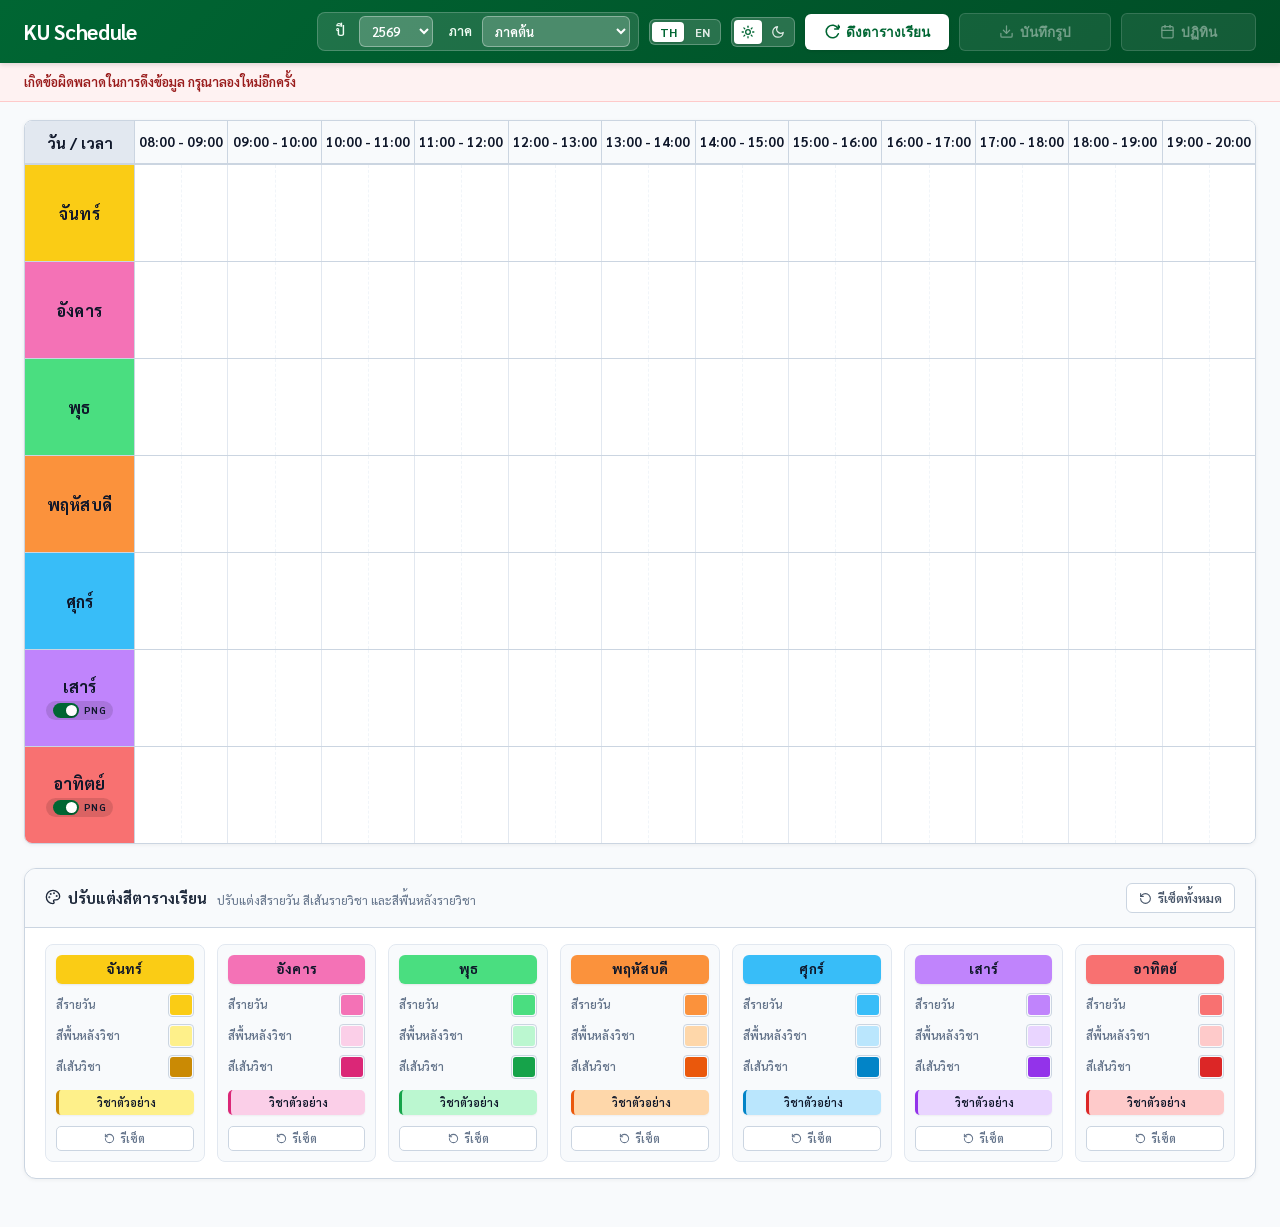
<file: index.html>
<!DOCTYPE html>
<html lang="th">

<head>
  <meta charset="UTF-8">
  <meta name="viewport" content="width=device-width, initial-scale=1.0">
  <title>KU Schedule - ตารางเรียน มก.</title>
  <link rel="preconnect" href="https://fonts.googleapis.com">
  <link rel="preconnect" href="https://fonts.gstatic.com" crossorigin>
  <link href="https://fonts.googleapis.com/css2?family=Sarabun:wght@400;500;600;700&display=swap" rel="stylesheet">
  <link rel="stylesheet" href="css/base.css">
  <link rel="stylesheet" href="css/header.css">
  <link rel="stylesheet" href="css/grid.css">
  <link rel="stylesheet" href="css/export.css">
  <link rel="stylesheet" href="css/modal.css">
  <link rel="stylesheet" href="css/customizer.css">
</head>

<body>
  <div class="app-container">
    <header class="app-header">
      <div class="header-left">
        <h1 class="brand-title">KU Schedule</h1>
      </div>
      <div class="header-right">
        <div id="termSelectors" class="term-selectors">
          <div class="selector-item">
            <label for="yearSelect" id="yearLabel" class="selector-label">ปี</label>
            <select id="yearSelect" class="term-select" title="เลือกปีการศึกษา"></select>
          </div>
          <div class="selector-item">
            <label for="semesterSelect" id="semesterLabel" class="selector-label">ภาค</label>
            <select id="semesterSelect" class="term-select" title="เลือกภาคเรียน">
              <option value="1">ภาคต้น</option>
              <option value="2">ภาคปลาย</option>
              <option value="0">ภาคฤดูร้อน</option>
            </select>
          </div>
        </div>

        <div class="lang-switch" id="langSwitch" title="เปลี่ยนภาษา / Switch Language">
          <button type="button" id="langThBtn" class="lang-btn active" title="ภาษาไทย">TH</button>
          <button type="button" id="langEnBtn" class="lang-btn" title="English">EN</button>
        </div>

        <div class="theme-switch" id="themeSwitch" title="เปลี่ยนธีม สว่าง/มืด / Switch Theme">
          <button type="button" id="themeLightBtn" class="theme-btn active" title="โหมดสว่าง (ขาว)" aria-label="โหมดสว่าง">
            <svg class="icon icon-sun" viewBox="0 0 24 24" width="14" height="14" fill="none" stroke="currentColor" stroke-width="2.2" stroke-linecap="round" stroke-linejoin="round">
              <circle cx="12" cy="12" r="4"></circle>
              <line x1="12" y1="2" x2="12" y2="4"></line>
              <line x1="12" y1="20" x2="12" y2="22"></line>
              <line x1="4.93" y1="4.93" x2="6.34" y2="6.34"></line>
              <line x1="17.66" y1="17.66" x2="19.07" y2="19.07"></line>
              <line x1="2" y1="12" x2="4" y2="12"></line>
              <line x1="20" y1="12" x2="22" y2="12"></line>
              <line x1="4.93" y1="19.07" x2="6.34" y2="17.66"></line>
              <line x1="17.66" y1="6.34" x2="19.07" y2="4.93"></line>
            </svg>
          </button>
          <button type="button" id="themeDarkBtn" class="theme-btn" title="โหมดมืด (ดำ)" aria-label="โหมดมืด">
            <svg class="icon icon-moon" viewBox="0 0 24 24" width="14" height="14" fill="none" stroke="currentColor" stroke-width="2.2" stroke-linecap="round" stroke-linejoin="round">
              <path d="M21 12.79A9 9 0 1 1 11.21 3 7 7 0 0 0 21 12.79z"></path>
            </svg>
          </button>
        </div>

        <button id="fetchBtn" class="btn btn-primary" title="ดึงข้อมูลตารางเรียนจาก My KU">
          <svg class="icon spin-icon" viewBox="0 0 24 24" width="15" height="15" fill="none" stroke="currentColor" stroke-width="2.5" stroke-linecap="round" stroke-linejoin="round">
            <path d="M21.5 2v6h-6M21.34 15.57a10 10 0 1 1-.57-8.38l5.67-5.19" />
          </svg>
          <span id="fetchBtnText">ดึงตารางเรียน</span>
        </button>

        <button id="exportBtn" class="btn btn-secondary" title="บันทึกตารางเรียนเป็นรูปภาพ (PNG)" disabled>
          <svg class="icon spin-icon-export hidden" viewBox="0 0 24 24" width="15" height="15" fill="none" stroke="currentColor" stroke-width="2.5" stroke-linecap="round" stroke-linejoin="round">
            <path d="M21.5 2v6h-6M21.34 15.57a10 10 0 1 1-.57-8.38l5.67-5.19" />
          </svg>
          <svg class="icon export-default-icon" viewBox="0 0 24 24" width="15" height="15" fill="none" stroke="currentColor" stroke-width="2" stroke-linecap="round" stroke-linejoin="round">
            <path d="M21 15v4a2 2 0 0 1-2 2H5a2 2 0 0 1-2-2v-4" />
            <polyline points="7 10 12 15 17 10" />
            <line x1="12" y1="15" x2="12" y2="3" />
          </svg>
          <span id="exportBtnText">บันทึกรูป</span>
        </button>

        <button id="exportIcsBtn" class="btn btn-secondary" title="ส่งออกตารางเรียนไปยัง Google Calendar (.ics)" disabled>
          <svg class="icon spin-icon-export-ics hidden" viewBox="0 0 24 24" width="15" height="15" fill="none" stroke="currentColor" stroke-width="2.5" stroke-linecap="round" stroke-linejoin="round">
            <path d="M21.5 2v6h-6M21.34 15.57a10 10 0 1 1-.57-8.38l5.67-5.19" />
          </svg>
          <svg class="icon export-ics-default-icon" viewBox="0 0 24 24" width="15" height="15" fill="none" stroke="currentColor" stroke-width="2" stroke-linecap="round" stroke-linejoin="round">
            <rect x="3" y="4" width="18" height="18" rx="2" ry="2" />
            <line x1="16" y1="2" x2="16" y2="6" />
            <line x1="8" y1="2" x2="8" y2="6" />
            <line x1="3" y1="10" x2="21" y2="10" />
          </svg>
          <span id="exportIcsBtnText">ปฏิทิน</span>
        </button>
      </div>
    </header>

    <div id="alertBox" class="alert-box hidden" role="alert">
      <div class="alert-content">
        <span id="alertMessage">กรุณาล็อกอินเข้าสู่ระบบ My KU ที่หน้าเว็บก่อนใช้งาน</span>
      </div>
      <a id="alertLink" href="https://my.ku.th" target="_blank" class="alert-btn">ไปยังหน้า my.ku.th ↗</a>
    </div>

    <main class="schedule-container">
      <div id="scheduleCaptureArea" class="schedule-capture-area">
        <div id="exportHeader" class="export-header hidden-on-screen">
          <div class="export-header-left">
            <div class="export-brand">KU Schedule</div>
          </div>
          <div class="export-header-right">
            <span id="exportTerm" class="export-badge"></span>
          </div>
        </div>

        <div class="schedule-table" id="scheduleTable">
          <div class="time-header-row">
            <div class="day-corner" id="dayCorner">วัน / เวลา</div>
            <div class="hours-track" id="hoursTrack"></div>
          </div>

          <div class="days-body" id="daysBody"></div>
        </div>

        <div id="exportFooter" class="export-footer hidden-on-screen">
          <span id="exportTimestamp">ข้อมูลจาก my.ku.th</span>
          <span id="exportCredit" class="export-credit">สร้างโดย KU Schedule Chrome Extension</span>
        </div>
      </div>

      <!-- เมนูตั้งค่าสีตารางเรียน (อยู่นอกพื้นที่บันทึกรูปภาพล่างสุด) -->
      <section id="customizerSection" class="customizer-section" aria-label="ปรับแต่งสีตารางเรียน">
        <div class="customizer-header">
          <div class="customizer-title-wrap">
            <h3 id="customizerTitle" class="customizer-title">
              <svg class="icon" viewBox="0 0 24 24" width="16" height="16" fill="none" stroke="currentColor" stroke-width="2" stroke-linecap="round" stroke-linejoin="round">
                <circle cx="13.5" cy="6.5" r=".5" fill="currentColor"></circle>
                <circle cx="17.5" cy="10.5" r=".5" fill="currentColor"></circle>
                <circle cx="8.5" cy="7.5" r=".5" fill="currentColor"></circle>
                <circle cx="6.5" cy="12.5" r=".5" fill="currentColor"></circle>
                <path d="M12 2C6.5 2 2 6.5 2 12s4.5 10 10 10c.926 0 1.648-.746 1.648-1.688 0-.437-.18-.835-.437-1.125-.29-.289-.438-.652-.438-1.125a1.64 1.64 0 0 1 1.668-1.668h1.996c3.051 0 5.563-2.512 5.563-5.563C21.996 6.5 17.5 2 12 2z"></path>
              </svg>
              <span id="customizerTitleText">ปรับแต่งสีตารางเรียน</span>
            </h3>
            <span id="customizerSubtitle" class="customizer-subtitle">ปรับแต่งสีรายวัน สีเส้นรายวิชา และสีพื้นหลังรายวิชา</span>
          </div>
          <div class="customizer-actions">
            <button type="button" id="resetColorsBtn" class="btn-reset-colors" title="รีเซ็ตสีทั้งหมดกลับเป็นค่าเริ่มต้น">
              <svg class="icon" viewBox="0 0 24 24" width="13" height="13" fill="none" stroke="currentColor" stroke-width="2" stroke-linecap="round" stroke-linejoin="round">
                <path d="M3 12a9 9 0 1 0 9-9 9.75 9.75 0 0 0-6.74 2.74L3 8"></path>
                <path d="M3 3v5h5"></path>
              </svg>
              <span id="resetColorsBtnText">กลับเป็นค่าเริ่มต้น</span>
            </button>
          </div>
        </div>

        <div class="customizer-body">
          <div id="customizerDaysGrid" class="customizer-days-grid"></div>
        </div>
      </section>
    </main>
  </div>

  <!-- Modal ตั้งค่าการส่งออกปฏิทิน (.ics) -->
  <div id="icsModal" class="modal-backdrop hidden" role="dialog" aria-modal="true" aria-labelledby="icsModalTitle">
    <div class="modal-container">
      <div class="modal-header">
        <div class="modal-title-wrap">
          <h2 id="icsModalTitle" class="modal-title">ตั้งค่าการส่งออกปฏิทิน</h2>
          <p id="icsModalSubtitle" class="modal-subtitle">เลือกรูปแบบชื่อรายการที่จะแสดงใน Google Calendar</p>
        </div>
        <button type="button" id="icsModalCloseBtn" class="modal-close-btn" aria-label="Close" title="ปิด">&times;</button>
      </div>

      <div class="modal-body">
        <div class="modal-field">
          <label for="icsFormatSelect" id="icsFormatLabel" class="modal-label">รูปแบบชื่อวิชา:</label>
          <select id="icsFormatSelect" class="modal-select"></select>
        </div>

        <div class="modal-field">
          <div class="modal-field-header">
            <label class="modal-label" id="icsColorLabel">สีปฏิทิน (Google Calendar):</label>
            <span id="icsColorName" class="modal-field-badge">ค่าเริ่มต้น</span>
          </div>
          <div class="gcal-color-picker-card">
            <div class="gcal-palette-top">
              <button type="button" id="gcalCustomColorBtn" class="gcal-custom-btn" title="กำหนดสีเอง">
                <svg class="pencil-icon" viewBox="0 0 24 24" width="13" height="13" fill="none" stroke="currentColor" stroke-width="2.2" stroke-linecap="round" stroke-linejoin="round">
                  <path d="M17 3a2.828 2.828 0 1 1 4 4L7.5 20.5 2 22l1.5-5.5L17 3z"></path>
                </svg>
                <input type="color" id="gcalCustomColorInput" class="gcal-hidden-color-input" title="เลือกสีเอง" tabindex="-1" />
              </button>
            </div>
            <div class="gcal-color-grid" id="gcalColorGrid"></div>
            <button type="button" id="gcalDefaultBtn" class="gcal-default-btn active">
              <span class="gcal-radio-indicator"></span>
              <span id="gcalDefaultText">ค่าเริ่มต้น</span>
            </button>
          </div>
        </div>

        <div class="modal-preview-box">
          <div id="icsPreviewLabel" class="preview-title">ตัวอย่างการแสดงผล:</div>
          <div id="icsPreviewText" class="preview-content"></div>
        </div>

        <div id="modalSyncProgress" class="modal-sync-progress hidden">
          <span class="sync-dot"></span>
          <span id="modalSyncProgressText">กำลังเชื่อมต่อ Google Calendar...</span>
        </div>
      </div>

      <div class="modal-footer">
        <button type="button" id="icsModalCancelBtn" class="btn btn-modal-cancel">ยกเลิก</button>
        <div class="modal-footer-actions">
          <!-- <button type="button" id="icsModalDownloadBtn" class="btn btn-modal-download" title="ดาวน์โหลดไฟล์ .ics สำหรับนำเข้าด้วยตนเอง"> -->
          <button type="button" id="icsModalDownloadBtn" class="btn btn-modal-confirm" title="ดาวน์โหลดไฟล์ .ics สำหรับนำเข้าด้วยตนเอง">
            <svg class="icon" viewBox="0 0 24 24" width="15" height="15" fill="none" stroke="currentColor" stroke-width="2" stroke-linecap="round" stroke-linejoin="round">
              <path d="M21 15v4a2 2 0 0 1-2 2H5a2 2 0 0 1-2-2v-4" />
              <polyline points="7 10 12 15 17 10" />
              <line x1="12" y1="15" x2="12" y2="3" />
            </svg>
            <span id="icsModalDownloadBtnText">ดาวน์โหลด .ics</span>
          </button>
          <!-- <button type="button" id="icsModalSyncBtn" class="btn btn-modal-confirm" title="ซิงค์ตารางเรียนเข้า Google Calendar โดยตรง"> -->
          <button type="button" id="icsModalSyncBtn" class="btn btn-modal-confirm hidden" title="ซิงค์ตารางเรียนเข้า Google Calendar โดยตรง">
            <svg class="icon sync-spin-icon spin-icon hidden" viewBox="0 0 24 24" width="15" height="15" fill="none" stroke="currentColor" stroke-width="2.5" stroke-linecap="round" stroke-linejoin="round">
              <path d="M21.5 2v6h-6M21.34 15.57a10 10 0 1 1-.57-8.38l5.67-5.19" />
            </svg>
            <svg class="icon gcal-icon" viewBox="0 0 24 24" width="15" height="15" fill="none" stroke="currentColor" stroke-width="2" stroke-linecap="round" stroke-linejoin="round">
              <rect x="3" y="4" width="18" height="18" rx="2" ry="2" />
              <line x1="16" y1="2" x2="16" y2="6" />
              <line x1="8" y1="2" x2="8" y2="6" />
              <line x1="3" y1="10" x2="21" y2="10" />
            </svg>
            <span id="icsModalSyncBtnText">ซิงค์เข้า Google Calendar</span>
          </button>
        </div>
      </div>
    </div>
  </div>

  <script src="lib/html2canvas.min.js"></script>
  <script src="js/i18n.js"></script>
  <script src="js/utils.js"></script>
  <script src="js/storage.js"></script>
  <script src="js/api.js"></script>
  <script src="js/grid.js"></script>
  <script src="js/export-png.js"></script>
  <script src="js/export-ics.js"></script>
  <script src="js/google-calendar.js"></script>
  <script src="js/customizer.js"></script>
  <script src="js/app.js"></script>
</body>

</html>
</file>
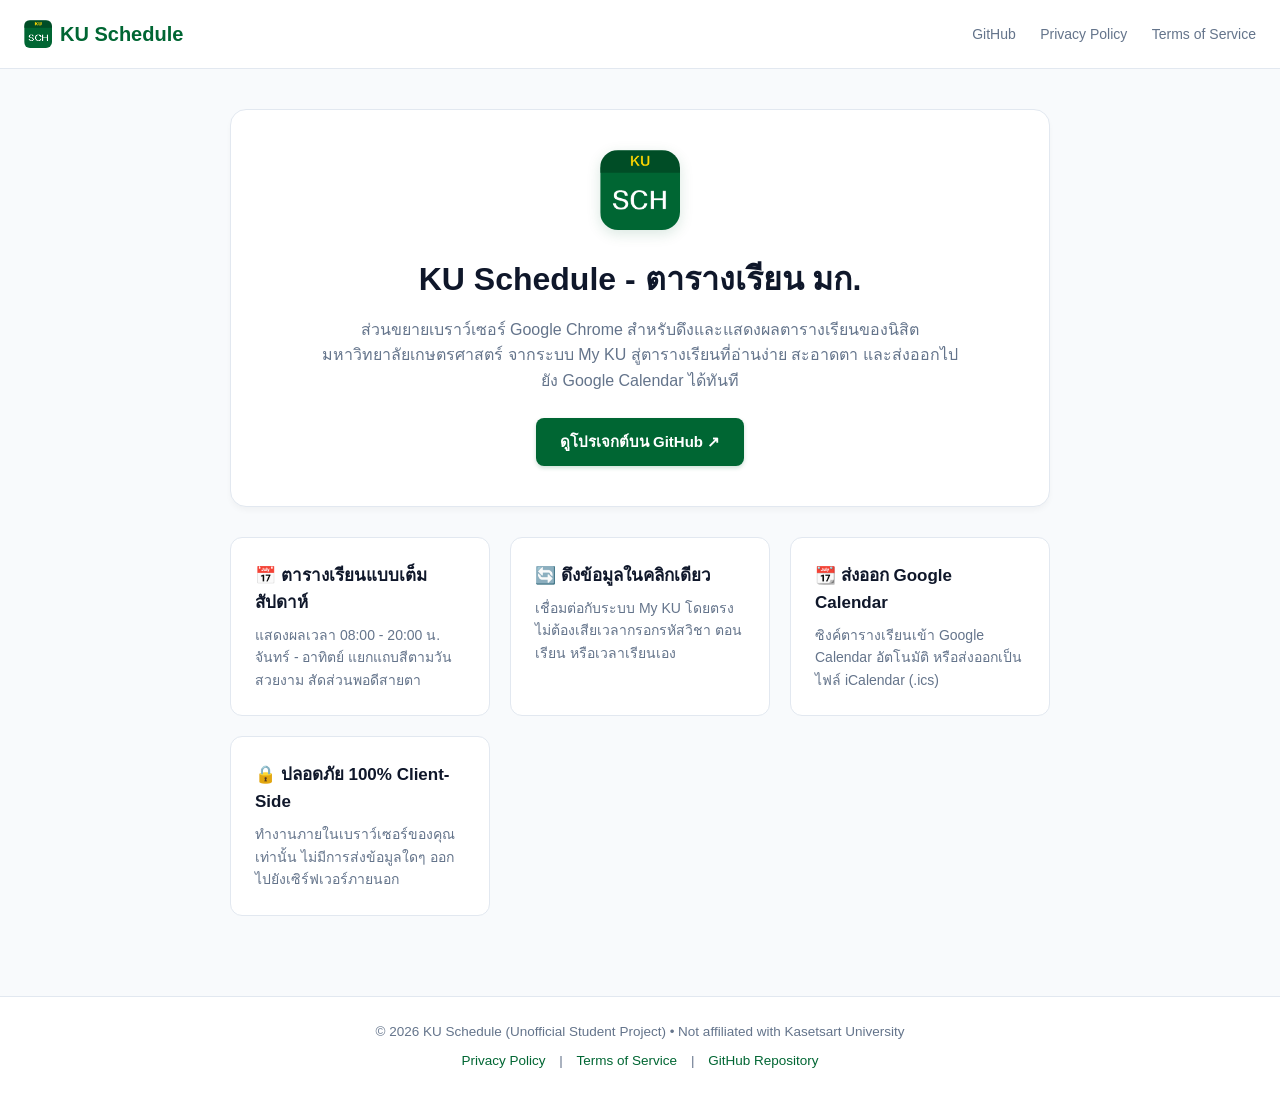
<file: docs/index.html>
<!DOCTYPE html>
<html lang="en">
<head>
  <meta charset="UTF-8">
  <meta name="viewport" content="width=device-width, initial-scale=1.0">
  <meta name="robots" content="noindex, nofollow" />
  <link rel="icon" type="image/png" href="icons/icon48.png" />
  <title>KU Schedule - ตารางเรียน มก.</title>
  <link rel="stylesheet" href="style.css" />
</head>
<body>
  <header>
    <div class="brand">
      <img src="icons/icon48.png" alt="KU Schedule Logo" width="28" height="28" style="border-radius: 6px; vertical-align: middle;">
      <span>KU Schedule</span>
    </div>
    <nav class="nav-links">
      <a href="https://github.com/PeterGamez/KU-Schedule" target="_blank" rel="noopener">GitHub</a>
      <a href="privacy.html">Privacy Policy</a>
      <a href="terms.html">Terms of Service</a>
    </nav>
  </header>

  <main>
    <section class="hero">
      <img src="icons/icon128.png" alt="KU Schedule Logo" width="80" height="80" style="border-radius: 18px; margin-bottom: 16px; box-shadow: 0 4px 14px rgba(0, 102, 51, 0.15);">
      <h1>KU Schedule - ตารางเรียน มก.</h1>
      <p>ส่วนขยายเบราว์เซอร์ Google Chrome สำหรับดึงและแสดงผลตารางเรียนของนิสิตมหาวิทยาลัยเกษตรศาสตร์ จากระบบ My KU สู่ตารางเรียนที่อ่านง่าย สะอาดตา และส่งออกไปยัง Google Calendar ได้ทันที</p>
      <a href="https://github.com/PeterGamez/KU-Schedule" class="btn-cta" target="_blank" rel="noopener">
        ดูโปรเจกต์บน GitHub ↗
      </a>
    </section>

    <div class="features-grid">
      <div class="feature-card">
        <h3>📅 ตารางเรียนแบบเต็มสัปดาห์</h3>
        <p>แสดงผลเวลา 08:00 - 20:00 น. จันทร์ - อาทิตย์ แยกแถบสีตามวันสวยงาม สัดส่วนพอดีสายตา</p>
      </div>
      <div class="feature-card">
        <h3>🔄 ดึงข้อมูลในคลิกเดียว</h3>
        <p>เชื่อมต่อกับระบบ My KU โดยตรง ไม่ต้องเสียเวลากรอกรหัสวิชา ตอนเรียน หรือเวลาเรียนเอง</p>
      </div>
      <div class="feature-card">
        <h3>📆 ส่งออก Google Calendar</h3>
        <p>ซิงค์ตารางเรียนเข้า Google Calendar อัตโนมัติ หรือส่งออกเป็นไฟล์ iCalendar (.ics)</p>
      </div>
      <div class="feature-card">
        <h3>🔒 ปลอดภัย 100% Client-Side</h3>
        <p>ทำงานภายในเบราว์เซอร์ของคุณเท่านั้น ไม่มีการส่งข้อมูลใดๆ ออกไปยังเซิร์ฟเวอร์ภายนอก</p>
      </div>
    </div>
  </main>

  <footer>
    <p>© 2026 KU Schedule (Unofficial Student Project) • Not affiliated with Kasetsart University</p>
    <p style="margin-top: 8px;">
      <a href="privacy.html">Privacy Policy</a> |
      <a href="terms.html">Terms of Service</a> |
      <a href="https://github.com/PeterGamez/KU-Schedule" target="_blank" rel="noopener">GitHub Repository</a>
    </p>
  </footer>
</body>
</html>
</file>
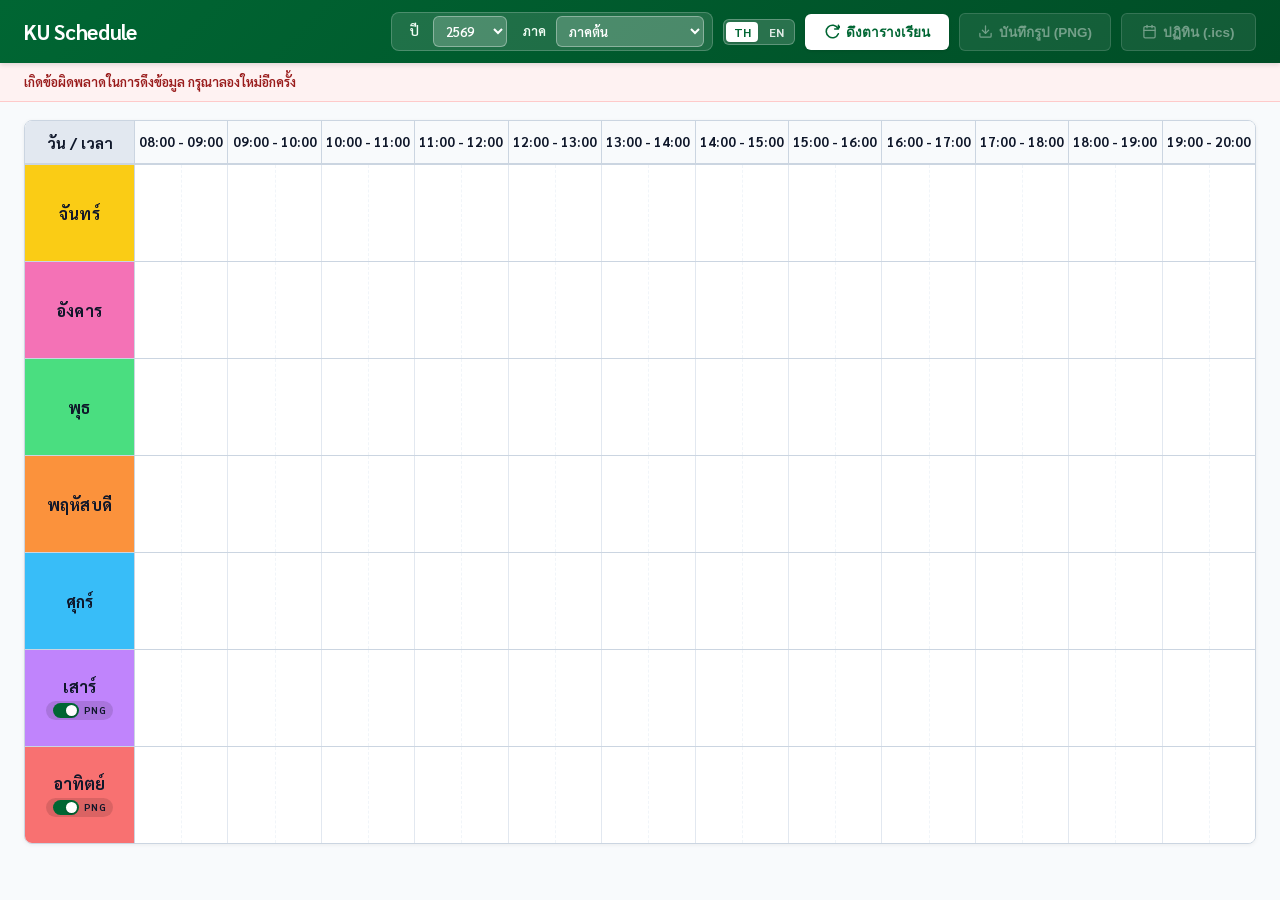
<file: schedule.html>
<!DOCTYPE html>
<html lang="th">

<head>
  <meta charset="UTF-8">
  <meta name="viewport" content="width=device-width, initial-scale=1.0">
  <title>KU Schedule - ตารางเรียน มก.</title>
  <link rel="preconnect" href="https://fonts.googleapis.com">
  <link rel="preconnect" href="https://fonts.gstatic.com" crossorigin>
  <link href="https://fonts.googleapis.com/css2?family=Sarabun:wght@400;500;600;700&display=swap" rel="stylesheet">
  <link rel="stylesheet" href="css/base.css">
  <link rel="stylesheet" href="css/header.css">
  <link rel="stylesheet" href="css/grid.css">
  <link rel="stylesheet" href="css/export.css">
  <link rel="stylesheet" href="css/modal.css">
</head>

<body>
  <div class="app-container">
    <header class="app-header">
      <div class="header-left">
        <h1 class="brand-title">KU Schedule</h1>
      </div>
      <div class="header-right">
        <div id="termSelectors" class="term-selectors">
          <div class="selector-item">
            <label for="yearSelect" id="yearLabel" class="selector-label">ปี</label>
            <select id="yearSelect" class="term-select" title="เลือกปีการศึกษา"></select>
          </div>
          <div class="selector-item">
            <label for="semesterSelect" id="semesterLabel" class="selector-label">ภาค</label>
            <select id="semesterSelect" class="term-select" title="เลือกภาคเรียน">
              <option value="1">ภาคต้น</option>
              <option value="2">ภาคปลาย</option>
              <option value="0">ภาคฤดูร้อน</option>
            </select>
          </div>
        </div>

        <div class="lang-switch" id="langSwitch" title="เปลี่ยนภาษา / Switch Language">
          <button type="button" id="langThBtn" class="lang-btn active" title="ภาษาไทย">TH</button>
          <button type="button" id="langEnBtn" class="lang-btn" title="English">EN</button>
        </div>

        <button id="fetchBtn" class="btn btn-primary" title="ดึงข้อมูลตารางเรียนจาก My KU">
          <svg class="icon spin-icon" viewBox="0 0 24 24" width="15" height="15" fill="none" stroke="currentColor" stroke-width="2.5" stroke-linecap="round" stroke-linejoin="round">
            <path d="M21.5 2v6h-6M21.34 15.57a10 10 0 1 1-.57-8.38l5.67-5.19" />
          </svg>
          <span id="fetchBtnText">ดึงตารางเรียน</span>
        </button>

        <button id="exportBtn" class="btn btn-secondary" title="บันทึกตารางเรียนเป็นรูปภาพ (PNG)" disabled>
          <svg class="icon spin-icon-export hidden" viewBox="0 0 24 24" width="15" height="15" fill="none" stroke="currentColor" stroke-width="2.5" stroke-linecap="round" stroke-linejoin="round">
            <path d="M21.5 2v6h-6M21.34 15.57a10 10 0 1 1-.57-8.38l5.67-5.19" />
          </svg>
          <svg class="icon export-default-icon" viewBox="0 0 24 24" width="15" height="15" fill="none" stroke="currentColor" stroke-width="2" stroke-linecap="round" stroke-linejoin="round">
            <path d="M21 15v4a2 2 0 0 1-2 2H5a2 2 0 0 1-2-2v-4" />
            <polyline points="7 10 12 15 17 10" />
            <line x1="12" y1="15" x2="12" y2="3" />
          </svg>
          <span id="exportBtnText">บันทึกรูป (PNG)</span>
        </button>

        <button id="exportIcsBtn" class="btn btn-secondary" title="ส่งออกตารางเรียนไปยัง Google Calendar (.ics)" disabled>
          <svg class="icon spin-icon-export-ics hidden" viewBox="0 0 24 24" width="15" height="15" fill="none" stroke="currentColor" stroke-width="2.5" stroke-linecap="round" stroke-linejoin="round">
            <path d="M21.5 2v6h-6M21.34 15.57a10 10 0 1 1-.57-8.38l5.67-5.19" />
          </svg>
          <svg class="icon export-ics-default-icon" viewBox="0 0 24 24" width="15" height="15" fill="none" stroke="currentColor" stroke-width="2" stroke-linecap="round" stroke-linejoin="round">
            <rect x="3" y="4" width="18" height="18" rx="2" ry="2" />
            <line x1="16" y1="2" x2="16" y2="6" />
            <line x1="8" y1="2" x2="8" y2="6" />
            <line x1="3" y1="10" x2="21" y2="10" />
          </svg>
          <span id="exportIcsBtnText">ปฏิทิน (.ics)</span>
        </button>
      </div>
    </header>

    <div id="alertBox" class="alert-box hidden" role="alert">
      <div class="alert-content">
        <span id="alertMessage">กรุณาล็อกอินเข้าสู่ระบบ My KU ที่หน้าเว็บก่อนใช้งาน</span>
      </div>
      <a id="alertLink" href="https://my.ku.th" target="_blank" class="alert-btn">ไปยังหน้า my.ku.th ↗</a>
    </div>

    <main class="schedule-container">
      <div id="scheduleCaptureArea" class="schedule-capture-area">
        <div id="exportHeader" class="export-header hidden-on-screen">
          <div class="export-header-left">
            <div class="export-brand">KU Schedule</div>
          </div>
          <div class="export-header-right">
            <span id="exportTerm" class="export-badge"></span>
          </div>
        </div>

        <div class="schedule-table" id="scheduleTable">
          <div class="time-header-row">
            <div class="day-corner" id="dayCorner">วัน / เวลา</div>
            <div class="hours-track" id="hoursTrack"></div>
          </div>

          <div class="days-body" id="daysBody"></div>
        </div>

        <div id="exportFooter" class="export-footer hidden-on-screen">
          <span id="exportTimestamp">ข้อมูลจาก my.ku.th</span>
          <span id="exportCredit" class="export-credit">สร้างโดย KU Schedule Chrome Extension</span>
        </div>
      </div>
    </main>
  </div>

  <!-- Modal ตั้งค่าการส่งออกปฏิทิน (.ics) -->
  <div id="icsModal" class="modal-backdrop hidden" role="dialog" aria-modal="true" aria-labelledby="icsModalTitle">
    <div class="modal-container">
      <div class="modal-header">
        <div class="modal-title-wrap">
          <h2 id="icsModalTitle" class="modal-title">ตั้งค่าการส่งออกปฏิทิน</h2>
          <p id="icsModalSubtitle" class="modal-subtitle">เลือกรูปแบบชื่อรายการที่จะแสดงใน Google Calendar</p>
        </div>
        <button type="button" id="icsModalCloseBtn" class="modal-close-btn" aria-label="Close" title="ปิด">&times;</button>
      </div>

      <div class="modal-body">
        <div class="modal-field">
          <label for="icsFormatSelect" id="icsFormatLabel" class="modal-label">รูปแบบชื่อวิชา:</label>
          <select id="icsFormatSelect" class="modal-select"></select>
        </div>

        <div class="modal-preview-box">
          <div id="icsPreviewLabel" class="preview-title">ตัวอย่างการแสดงผล:</div>
          <div id="icsPreviewText" class="preview-content"></div>
        </div>
      </div>

      <div class="modal-footer">
        <button type="button" id="icsModalCancelBtn" class="btn btn-modal-cancel">ยกเลิก</button>
        <button type="button" id="icsModalConfirmBtn" class="btn btn-modal-confirm">
          <svg class="icon" viewBox="0 0 24 24" width="15" height="15" fill="none" stroke="currentColor" stroke-width="2" stroke-linecap="round" stroke-linejoin="round">
            <rect x="3" y="4" width="18" height="18" rx="2" ry="2" />
            <line x1="16" y1="2" x2="16" y2="6" />
            <line x1="8" y1="2" x2="8" y2="6" />
            <line x1="3" y1="10" x2="21" y2="10" />
          </svg>
          <span id="icsModalConfirmBtnText">ส่งออกและเปิดปฏิทิน</span>
        </button>
      </div>
    </div>
  </div>

  <script src="lib/html2canvas.min.js"></script>
  <script src="i18n.js"></script>
  <script src="js/utils.js"></script>
  <script src="js/storage.js"></script>
  <script src="js/api.js"></script>
  <script src="js/grid.js"></script>
  <script src="js/export-png.js"></script>
  <script src="js/export-ics.js"></script>
  <script src="schedule.js"></script>
</body>

</html>
</file>
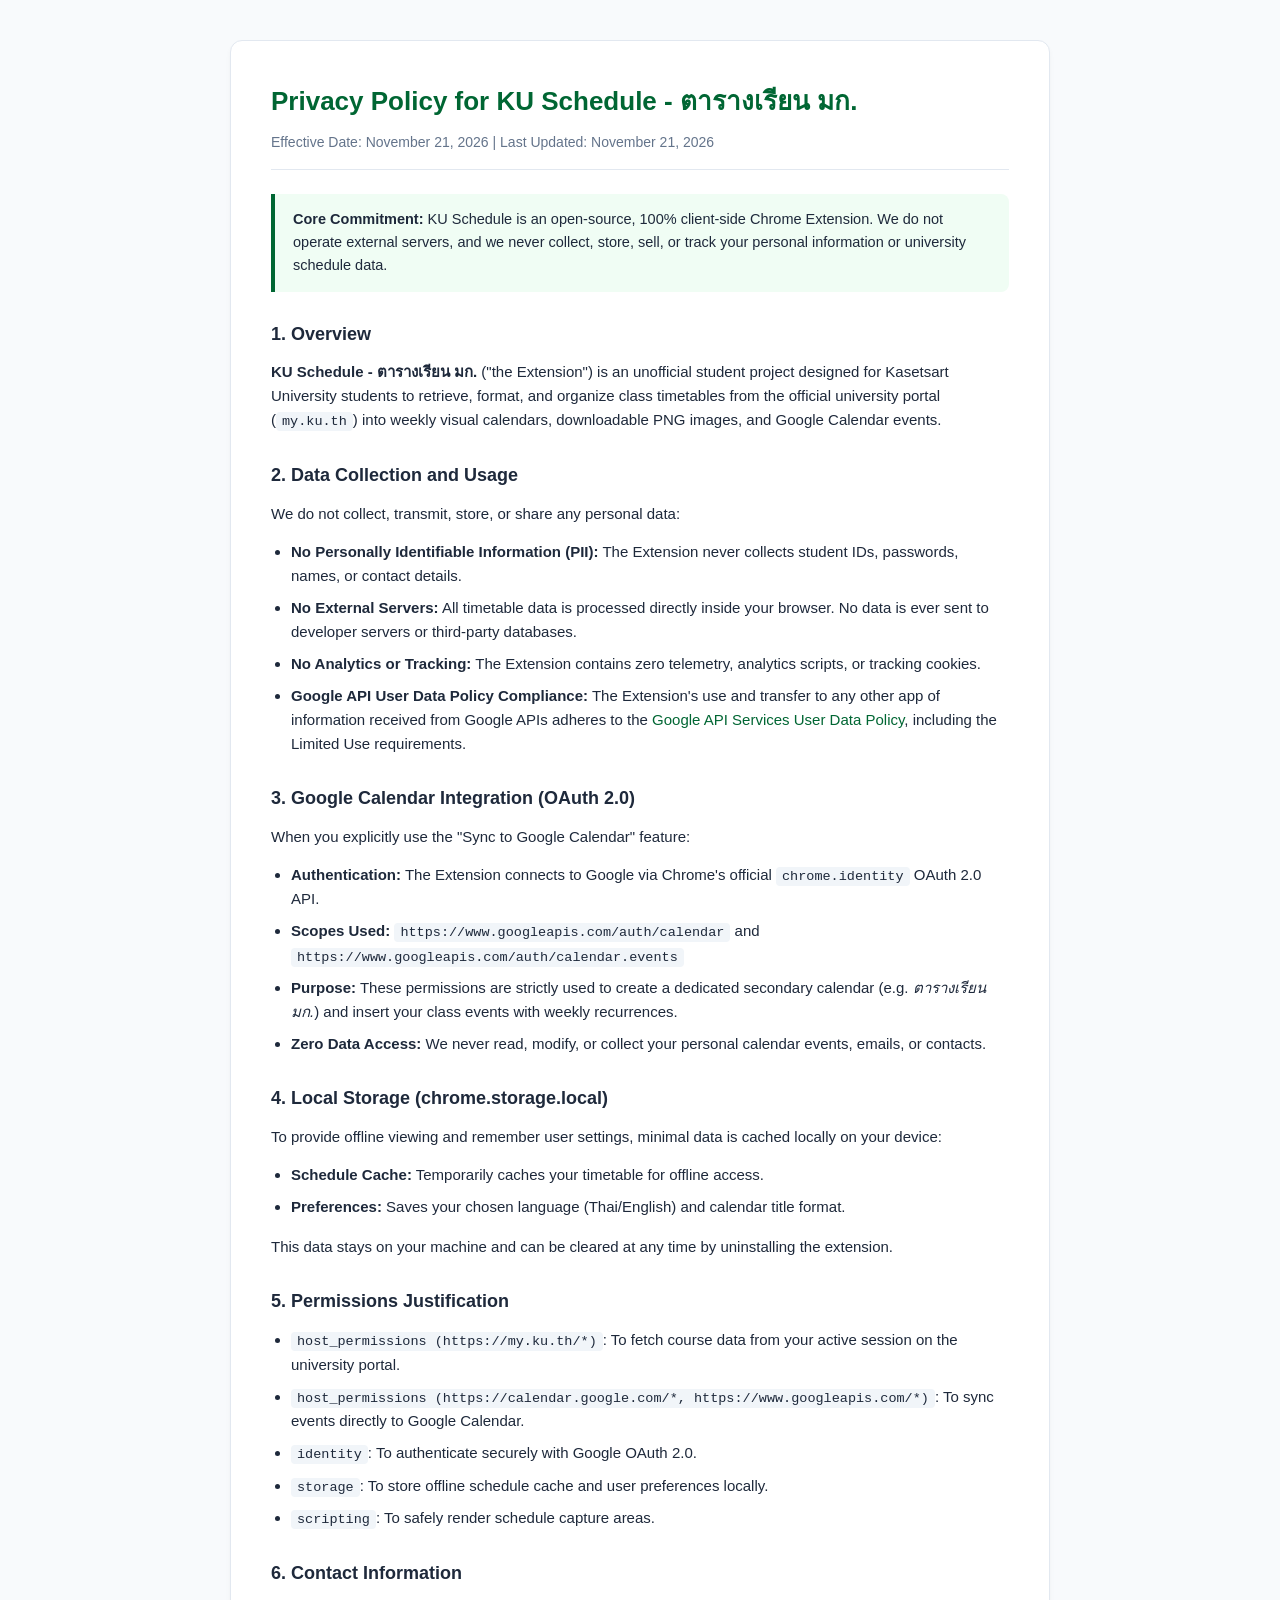
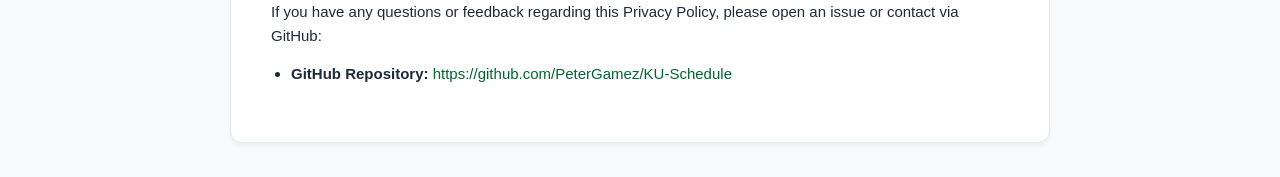
<file: docs/privacy.html>
<!DOCTYPE html>
<html lang="en">
<head>
  <meta charset="UTF-8">
  <meta name="viewport" content="width=device-width, initial-scale=1.0">
  <meta name="robots" content="noindex, nofollow" />
  <link rel="icon" type="image/png" href="icons/icon48.png" />
  <title>Privacy Policy - KU Schedule</title>
  <link rel="stylesheet" href="style.css" />
</head>
<body>
  <div class="container">
    <h1>Privacy Policy for KU Schedule - ตารางเรียน มก.</h1>
    <div class="date">Effective Date: November 21, 2026 | Last Updated: November 21, 2026</div>

    <div class="highlight-box">
      <strong>Core Commitment:</strong> KU Schedule is an open-source, 100% client-side Chrome Extension. We do not operate external servers, and we never collect, store, sell, or track your personal information or university schedule data.
    </div>

    <h2>1. Overview</h2>
    <p><strong>KU Schedule - ตารางเรียน มก.</strong> ("the Extension") is an unofficial student project designed for Kasetsart University students to retrieve, format, and organize class timetables from the official university portal (<code>my.ku.th</code>) into weekly visual calendars, downloadable PNG images, and Google Calendar events.</p>

    <h2>2. Data Collection and Usage</h2>
    <p>We do not collect, transmit, store, or share any personal data:</p>
    <ul>
      <li><strong>No Personally Identifiable Information (PII):</strong> The Extension never collects student IDs, passwords, names, or contact details.</li>
      <li><strong>No External Servers:</strong> All timetable data is processed directly inside your browser. No data is ever sent to developer servers or third-party databases.</li>
      <li><strong>No Analytics or Tracking:</strong> The Extension contains zero telemetry, analytics scripts, or tracking cookies.</li>
      <li><strong>Google API User Data Policy Compliance:</strong> The Extension's use and transfer to any other app of information received from Google APIs adheres to the <a href="https://developers.google.com/terms/api-services-user-data-policy" target="_blank" rel="noopener">Google API Services User Data Policy</a>, including the Limited Use requirements.</li>
    </ul>

    <h2>3. Google Calendar Integration (OAuth 2.0)</h2>
    <p>When you explicitly use the "Sync to Google Calendar" feature:</p>
    <ul>
      <li><strong>Authentication:</strong> The Extension connects to Google via Chrome's official <code>chrome.identity</code> OAuth 2.0 API.</li>
      <li><strong>Scopes Used:</strong> <code>https://www.googleapis.com/auth/calendar</code> and <code>https://www.googleapis.com/auth/calendar.events</code></li>
      <li><strong>Purpose:</strong> These permissions are strictly used to create a dedicated secondary calendar (e.g. <em>ตารางเรียน มก.</em>) and insert your class events with weekly recurrences.</li>
      <li><strong>Zero Data Access:</strong> We never read, modify, or collect your personal calendar events, emails, or contacts.</li>
    </ul>

    <h2>4. Local Storage (chrome.storage.local)</h2>
    <p>To provide offline viewing and remember user settings, minimal data is cached locally on your device:</p>
    <ul>
      <li><strong>Schedule Cache:</strong> Temporarily caches your timetable for offline access.</li>
      <li><strong>Preferences:</strong> Saves your chosen language (Thai/English) and calendar title format.</li>
    </ul>
    <p>This data stays on your machine and can be cleared at any time by uninstalling the extension.</p>

    <h2>5. Permissions Justification</h2>
    <ul>
      <li><code>host_permissions (https://my.ku.th/*)</code>: To fetch course data from your active session on the university portal.</li>
      <li><code>host_permissions (https://calendar.google.com/*, https://www.googleapis.com/*)</code>: To sync events directly to Google Calendar.</li>
      <li><code>identity</code>: To authenticate securely with Google OAuth 2.0.</li>
      <li><code>storage</code>: To store offline schedule cache and user preferences locally.</li>
      <li><code>scripting</code>: To safely render schedule capture areas.</li>
    </ul>

    <h2>6. Contact Information</h2>
    <p>If you have any questions or feedback regarding this Privacy Policy, please open an issue or contact via GitHub:</p>
    <ul>
      <li><strong>GitHub Repository:</strong> <a href="https://github.com/PeterGamez/KU-Schedule" target="_blank" rel="noopener">https://github.com/PeterGamez/KU-Schedule</a></li>
    </ul>
  </div>
</body>
</html>
</file>
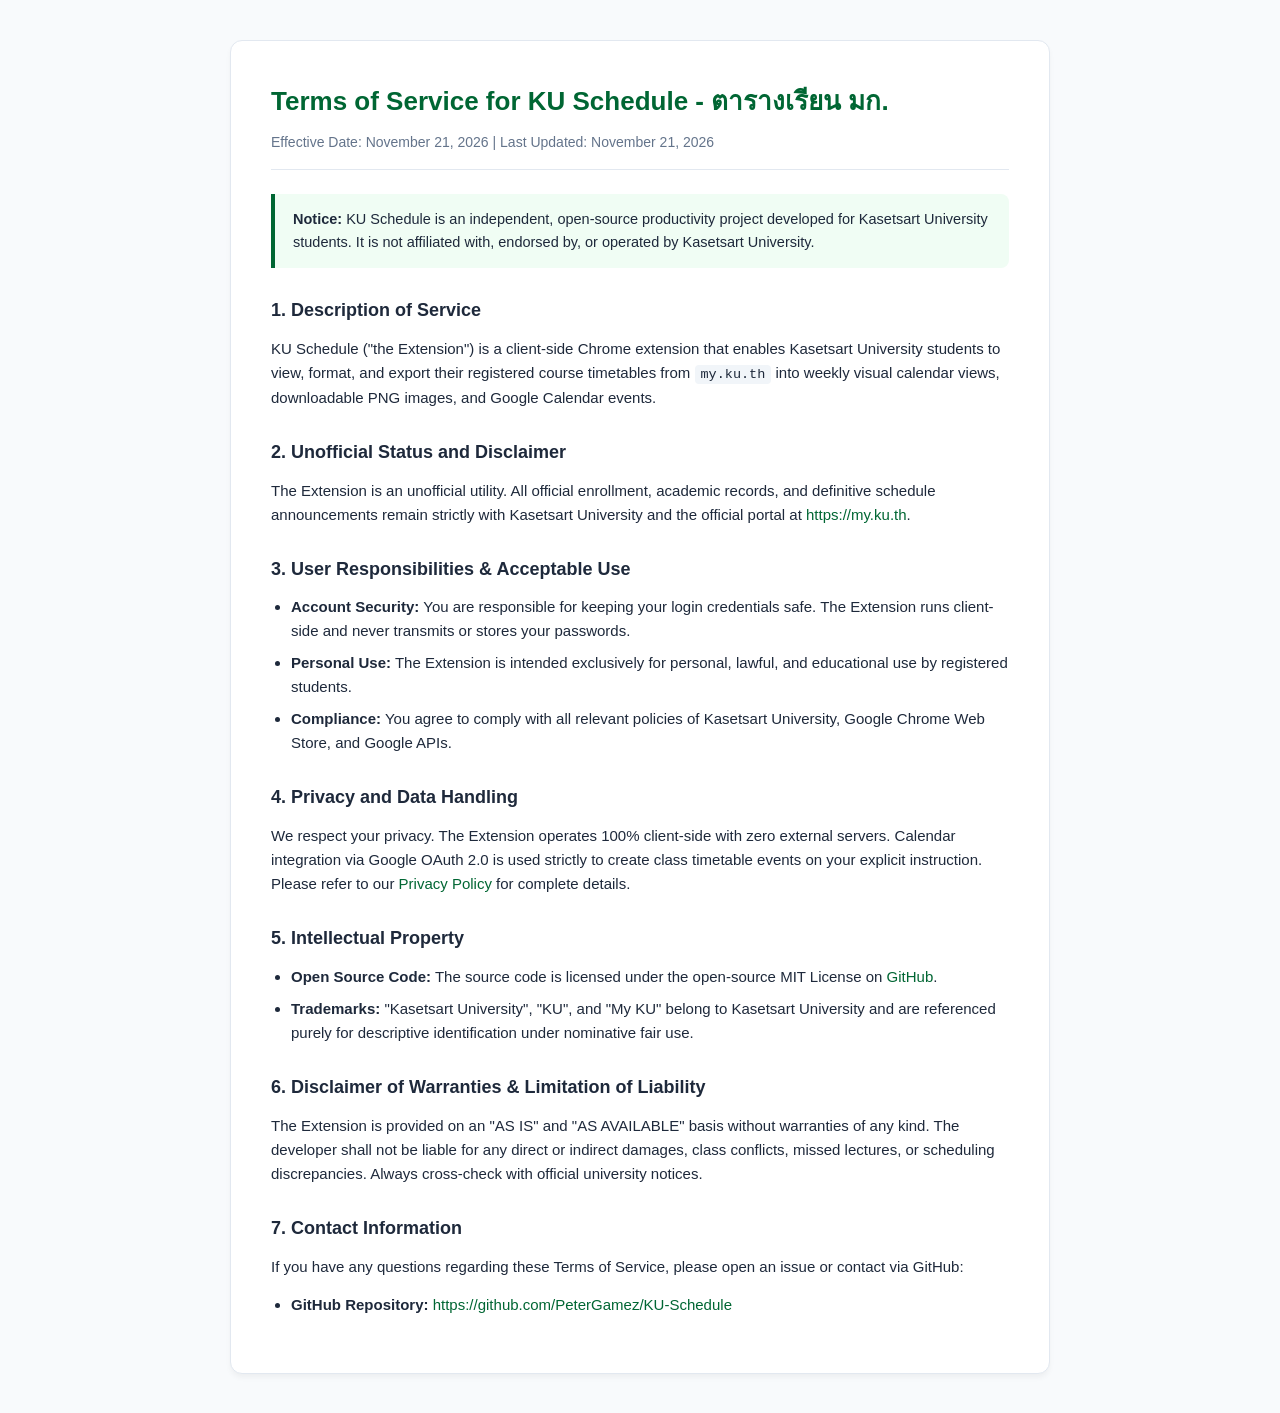
<file: docs/terms.html>
<!DOCTYPE html>
<html lang="en">
<head>
  <meta charset="UTF-8">
  <meta name="viewport" content="width=device-width, initial-scale=1.0">
  <meta name="robots" content="noindex, nofollow" />
  <link rel="icon" type="image/png" href="icons/icon48.png" />
  <title>Terms of Service - KU Schedule</title>
  <link rel="stylesheet" href="style.css" />
</head>
<body>
  <div class="container">
    <h1>Terms of Service for KU Schedule - ตารางเรียน มก.</h1>
    <div class="date">Effective Date: November 21, 2026 | Last Updated: November 21, 2026</div>

    <div class="highlight-box">
      <strong>Notice:</strong> KU Schedule is an independent, open-source productivity project developed for Kasetsart University students. It is not affiliated with, endorsed by, or operated by Kasetsart University.
    </div>

    <h2>1. Description of Service</h2>
    <p>KU Schedule ("the Extension") is a client-side Chrome extension that enables Kasetsart University students to view, format, and export their registered course timetables from <code>my.ku.th</code> into weekly visual calendar views, downloadable PNG images, and Google Calendar events.</p>

    <h2>2. Unofficial Status and Disclaimer</h2>
    <p>The Extension is an unofficial utility. All official enrollment, academic records, and definitive schedule announcements remain strictly with Kasetsart University and the official portal at <a href="https://my.ku.th" target="_blank" rel="noopener">https://my.ku.th</a>.</p>

    <h2>3. User Responsibilities & Acceptable Use</h2>
    <ul>
      <li><strong>Account Security:</strong> You are responsible for keeping your login credentials safe. The Extension runs client-side and never transmits or stores your passwords.</li>
      <li><strong>Personal Use:</strong> The Extension is intended exclusively for personal, lawful, and educational use by registered students.</li>
      <li><strong>Compliance:</strong> You agree to comply with all relevant policies of Kasetsart University, Google Chrome Web Store, and Google APIs.</li>
    </ul>

    <h2>4. Privacy and Data Handling</h2>
    <p>We respect your privacy. The Extension operates 100% client-side with zero external servers. Calendar integration via Google OAuth 2.0 is used strictly to create class timetable events on your explicit instruction. Please refer to our <a href="privacy.html">Privacy Policy</a> for complete details.</p>

    <h2>5. Intellectual Property</h2>
    <ul>
      <li><strong>Open Source Code:</strong> The source code is licensed under the open-source MIT License on <a href="https://github.com/PeterGamez/KU-Schedule" target="_blank" rel="noopener">GitHub</a>.</li>
      <li><strong>Trademarks:</strong> "Kasetsart University", "KU", and "My KU" belong to Kasetsart University and are referenced purely for descriptive identification under nominative fair use.</li>
    </ul>

    <h2>6. Disclaimer of Warranties & Limitation of Liability</h2>
    <p>The Extension is provided on an "AS IS" and "AS AVAILABLE" basis without warranties of any kind. The developer shall not be liable for any direct or indirect damages, class conflicts, missed lectures, or scheduling discrepancies. Always cross-check with official university notices.</p>

    <h2>7. Contact Information</h2>
    <p>If you have any questions regarding these Terms of Service, please open an issue or contact via GitHub:</p>
    <ul>
      <li><strong>GitHub Repository:</strong> <a href="https://github.com/PeterGamez/KU-Schedule" target="_blank" rel="noopener">https://github.com/PeterGamez/KU-Schedule</a></li>
    </ul>
  </div>
</body>
</html>
</file>
<file: css/base.css>
:root {
  --ku-green: #006633;
  --ku-green-dark: #004d26;
  --bg-main: #f8fafc;
  --border-color: #cbd5e1;
  --text-main: #1e293b;
  --text-muted: #64748b;
  --font-sans: "Sarabun", "Leelawadee UI", "Thonburi", -apple-system, sans-serif;
}

[data-theme="dark"] {
  --bg-main: #000000;
  --border-color: #262626;
  --text-main: #f5f5f5;
  --text-muted: #a3a3a3;
}

* {
  box-sizing: border-box;
  margin: 0;
  padding: 0;
}

body {
  width: 100%;
  min-width: 900px;
  min-height: 100vh;
  background-color: var(--bg-main);
  color: var(--text-main);
  font-family: var(--font-sans);
  font-size: 14.5px;
  line-height: 1.4;
  overflow-x: auto;
  overflow-y: auto;
  user-select: none;
  -webkit-font-smoothing: antialiased;
  -moz-osx-font-smoothing: grayscale;
  text-rendering: optimizeLegibility;
}

.hidden {
  display: none !important;
}

.hidden-on-screen {
  display: none !important;
}

.app-container {
  width: 100%;
  margin: 0 auto;
  padding-bottom: 30px;
}

/* Alert Box */
.alert-box {
  display: flex;
  align-items: center;
  justify-content: space-between;
  background-color: #fef2f2;
  border-bottom: 1px solid #fecaca;
  color: #991b1b;
  padding: 10px 24px;
  font-size: 13px;
}

.alert-box.alert-success {
  background-color: #f0fdf4;
  border-bottom: 1px solid #bbf7d0;
  color: #166534;
}

.alert-content {
  font-weight: 600;
}

.alert-btn {
  background-color: #dc2626;
  color: #ffffff;
  padding: 5px 12px;
  border-radius: 4px;
  text-decoration: none;
  font-weight: 600;
  font-size: 12px;
}

.alert-btn:hover {
  background-color: #b91c1c;
}

[data-theme="dark"] .alert-box {
  background-color: #1a0808;
  border-bottom: 1px solid #450a0a;
  color: #fca5a5;
}

[data-theme="dark"] .alert-box.alert-success {
  background-color: #061f10;
  border-bottom: 1px solid #14532d;
  color: #86efac;
}
</file>
<file: css/header.css>
.app-header {
  display: flex;
  justify-content: space-between;
  align-items: center;
  padding: 12px 24px;
  background: linear-gradient(135deg, var(--ku-green) 0%, var(--ku-green-dark) 100%);
  color: #ffffff;
  box-shadow: 0 2px 5px rgba(0, 0, 0, 0.12);
  position: sticky;
  top: 0;
  z-index: 50;
}

.header-left {
  display: flex;
  align-items: center;
  gap: 16px;
  min-width: 0;
  flex: 1;
}

.brand-title {
  font-size: 21px;
  font-weight: 700;
  letter-spacing: -0.3px;
  white-space: nowrap;
}

.header-right {
  display: flex;
  align-items: center;
  gap: 10px;
  flex-shrink: 0;
}

.term-selectors {
  display: flex;
  align-items: center;
  gap: 10px;
  background-color: rgba(255, 255, 255, 0.12);
  padding: 3px 8px;
  border-radius: 8px;
  border: 1px solid rgba(255, 255, 255, 0.2);
}

.selector-item {
  display: flex;
  align-items: center;
  gap: 5px;
}

.selector-label {
  font-size: 13px;
  font-weight: 600;
  color: #f0fdf4;
  white-space: nowrap;
  display: inline-block;
  text-align: center;
}

#yearLabel {
  min-width: 28px;
}

#semesterLabel {
  min-width: 34px;
}

.term-select {
  background-color: rgba(255, 255, 255, 0.2);
  color: #ffffff;
  border: 1px solid rgba(255, 255, 255, 0.35);
  border-radius: 6px;
  padding: 5px 8px;
  font-size: 13px;
  font-family: var(--font-sans);
  font-weight: 600;
  cursor: pointer;
  outline: none;
  transition: all 0.15s ease;
  box-sizing: border-box;
}

#yearSelect {
  width: 74px;
  min-width: 74px;
}

#semesterSelect {
  width: 148px;
  min-width: 148px;
}

.term-select:hover {
  background-color: rgba(255, 255, 255, 0.28);
}

.term-select:focus {
  border-color: #ffffff;
  background-color: rgba(255, 255, 255, 0.25);
  box-shadow: 0 0 0 2px rgba(255, 255, 255, 0.25);
}

.term-select option {
  background-color: #ffffff;
  color: #1e293b;
  font-weight: 500;
}

.lang-switch {
  display: flex;
  align-items: center;
  background-color: rgba(255, 255, 255, 0.16);
  border: 1px solid rgba(255, 255, 255, 0.25);
  border-radius: 6px;
  padding: 2px;
  gap: 2px;
  flex-shrink: 0;
}

.lang-btn {
  background: transparent;
  border: none;
  color: rgba(255, 255, 255, 0.85);
  font-family: var(--font-sans);
  font-size: 12px;
  font-weight: 700;
  padding: 4px 0;
  width: 32px;
  min-width: 32px;
  text-align: center;
  border-radius: 4px;
  cursor: pointer;
  transition: all 0.15s ease;
  line-height: 1;
  display: inline-flex;
  align-items: center;
  justify-content: center;
}

.lang-btn:hover {
  color: #ffffff;
  background-color: rgba(255, 255, 255, 0.15);
}

.lang-btn.active {
  background-color: #ffffff;
  color: var(--ku-green);
  box-shadow: 0 1px 2px rgba(0, 0, 0, 0.12);
}

.theme-switch {
  display: flex;
  align-items: center;
  background-color: rgba(255, 255, 255, 0.16);
  border: 1px solid rgba(255, 255, 255, 0.25);
  border-radius: 6px;
  padding: 2px;
  gap: 2px;
  flex-shrink: 0;
}

.theme-btn {
  background: transparent;
  border: none;
  color: rgba(255, 255, 255, 0.85);
  padding: 4px 0;
  width: 28px;
  min-width: 28px;
  height: 24px;
  text-align: center;
  border-radius: 4px;
  cursor: pointer;
  transition: all 0.15s ease;
  line-height: 1;
  display: inline-flex;
  align-items: center;
  justify-content: center;
}

.theme-btn:hover {
  color: #ffffff;
  background-color: rgba(255, 255, 255, 0.15);
}

.theme-btn.active {
  background-color: #ffffff;
  color: var(--ku-green);
  box-shadow: 0 1px 2px rgba(0, 0, 0, 0.12);
}

/* Header Action Buttons */
.btn {
  display: inline-flex;
  align-items: center;
  justify-content: center;
  gap: 6px;
  padding: 7px 14px;
  font-size: 13.5px;
  font-weight: 600;
  border-radius: 6px;
  border: none;
  cursor: pointer;
  transition: all 0.15s ease;
  white-space: nowrap;
  flex-shrink: 0;
  box-sizing: border-box;
}

#fetchBtn {
  width: 144px;
  min-width: 144px;
}

#exportBtn {
  width: 152px;
  min-width: 152px;
}

#exportIcsBtn {
  width: 135px;
  min-width: 135px;
}

.btn .icon {
  flex-shrink: 0;
}

.btn-primary {
  background-color: #ffffff;
  color: var(--ku-green);
  box-shadow: 0 1px 3px rgba(0, 0, 0, 0.1);
}

.btn-primary:hover {
  background-color: #f1f5f9;
  transform: translateY(-1px);
}

.btn-primary:disabled {
  opacity: 0.7;
  cursor: not-allowed;
}

.btn-secondary {
  background-color: rgba(255, 255, 255, 0.18);
  color: #ffffff;
  border: 1px solid rgba(255, 255, 255, 0.35);
}

.btn-secondary:hover:not(:disabled) {
  background-color: rgba(255, 255, 255, 0.28);
  transform: translateY(-1px);
}

.btn-secondary:disabled {
  opacity: 0.45;
  cursor: not-allowed;
  transform: none;
}

@keyframes spin {
  100% {
    transform: rotate(360deg);
  }
}

.spin-icon.spinning,
.spin-icon-export.spinning,
.spin-icon-export-ics.spinning {
  animation: spin 0.8s linear infinite;
}

/* Dark Theme Overrides for Header */
[data-theme="dark"] .app-header {
  background: linear-gradient(135deg, #091c12 0%, #000000 100%);
  box-shadow: 0 2px 10px rgba(0, 0, 0, 0.8);
  border-bottom: 1px solid #1a2920;
}

[data-theme="dark"] .term-selectors {
  background-color: rgba(255, 255, 255, 0.05);
  border-color: #262626;
}

[data-theme="dark"] .term-select {
  background-color: #000000;
  border-color: #333333;
  color: #f5f5f5;
}

[data-theme="dark"] .term-select:hover {
  background-color: #141414;
}

[data-theme="dark"] .term-select option {
  background-color: #141414;
  color: #f5f5f5;
}

[data-theme="dark"] .lang-switch,
[data-theme="dark"] .theme-switch {
  background-color: rgba(255, 255, 255, 0.06);
  border-color: #262626;
}

[data-theme="dark"] .lang-btn.active,
[data-theme="dark"] .theme-btn.active {
  background-color: #222222;
  color: #34d399;
  box-shadow: 0 1px 3px rgba(0, 0, 0, 0.5);
}

[data-theme="dark"] .btn-primary {
  background-color: #f5f5f5;
  color: #052e16;
  font-weight: 700;
}

[data-theme="dark"] .btn-primary:hover {
  background-color: #ffffff;
}

[data-theme="dark"] .btn-secondary {
  background-color: rgba(255, 255, 255, 0.08);
  border-color: #333333;
}

[data-theme="dark"] .btn-secondary:hover:not(:disabled) {
  background-color: rgba(255, 255, 255, 0.16);
}
</file>
<file: css/grid.css>
:root {
  --day-mon-bg: #FACC15;
  --course-mon-bg: #FEF08A;
  --course-mon-border: #CA8A04;
  --day-tue-bg: #F472B6;
  --course-tue-bg: #FBCFE8;
  --course-tue-border: #DB2777;
  --day-wed-bg: #4ADE80;
  --course-wed-bg: #BBF7D0;
  --course-wed-border: #16A34A;
  --day-thu-bg: #FB923C;
  --course-thu-bg: #FED7AA;
  --course-thu-border: #EA580C;
  --day-fri-bg: #38BDF8;
  --course-fri-bg: #BAE6FD;
  --course-fri-border: #0284C7;
  --day-sat-bg: #C084FC;
  --course-sat-bg: #E9D5FF;
  --course-sat-border: #9333EA;
  --day-sun-bg: #F87171;
  --course-sun-bg: #FECACA;
  --course-sun-border: #DC2626;
}

.schedule-container {
  padding: 18px 24px;
}

.schedule-capture-area {
  width: 100%;
}

.schedule-table {
  background-color: #ffffff;
  border: 1px solid var(--border-color);
  border-radius: 8px;
  overflow: hidden;
  box-shadow: 0 1px 4px rgba(0, 0, 0, 0.06);
}

.time-header-row {
  display: flex;
  height: 44px;
  background-color: #f1f5f9;
  border-bottom: 2px solid var(--border-color);
  font-weight: 700;
  color: #0f172a;
}

.day-corner {
  width: 110px;
  min-width: 110px;
  max-width: 110px;
  flex-shrink: 0;
  box-sizing: border-box;
  display: flex;
  align-items: center;
  justify-content: center;
  border-right: 1px solid var(--border-color);
  background-color: #e2e8f0;
  font-size: 15px;
  font-weight: 700;
  color: #0f172a;
}

.hours-track {
  flex: 1;
  display: flex;
}

.hour-cell {
  flex: 1;
  display: flex;
  align-items: center;
  justify-content: center;
  padding: 2px 4px;
  border-right: 1px solid var(--border-color);
  color: #0f172a;
  text-align: center;
  background-color: #f8fafc;
  position: relative;
  overflow: hidden;
}

.hour-cell:last-child {
  border-right: none;
}

.period-range {
  font-size: 13.5px;
  font-weight: 700;
  color: #0f172a;
  line-height: 1.2;
  white-space: nowrap;
}

.days-body {
  display: flex;
  flex-direction: column;
}

.day-row {
  display: flex;
  min-height: 96px;
  border-bottom: 1px solid var(--border-color);
  position: relative;
  background-color: #ffffff;
}

.day-row:last-child {
  border-bottom: none;
}

.day-label {
  width: 110px;
  min-width: 110px;
  max-width: 110px;
  flex-shrink: 0;
  box-sizing: border-box;
  display: flex;
  flex-direction: column;
  align-items: center;
  justify-content: center;
  gap: 5px;
  border-right: 1px solid var(--border-color);
  font-weight: 700;
  font-size: 16px;
  letter-spacing: 0.2px;
  background-color: #f8fafc;
  color: #0f172a;
}

.day-label-text {
  line-height: 1.2;
}

/* Weekend Export PNG Toggle Switch */
.day-toggle-wrap {
  display: inline-flex;
  align-items: center;
  gap: 5px;
  padding: 2px 7px;
  border-radius: 12px;
  background-color: rgba(0, 0, 0, 0.12);
  cursor: pointer;
  user-select: none;
  transition: all 0.15s ease;
}

.day-toggle-wrap:hover {
  background-color: rgba(0, 0, 0, 0.2);
}

.day-toggle-wrap:active {
  transform: scale(0.95);
}

[data-theme="dark"] .day-toggle-wrap {
  background-color: rgba(0, 0, 0, 0.35);
}

[data-theme="dark"] .day-toggle-wrap:hover {
  background-color: rgba(0, 0, 0, 0.5);
}

.day-toggle-switch {
  position: relative;
  display: inline-block;
  width: 26px;
  height: 15px;
  cursor: pointer;
  margin: 0;
  flex-shrink: 0;
}

.day-toggle-switch input {
  opacity: 0;
  width: 0;
  height: 0;
  position: absolute;
}

.day-toggle-slider {
  position: absolute;
  top: 0;
  left: 0;
  right: 0;
  bottom: 0;
  background-color: rgba(0, 0, 0, 0.28);
  border-radius: 15px;
  transition: all 0.2s cubic-bezier(0.4, 0, 0.2, 1);
}

.day-toggle-slider::before {
  content: "";
  position: absolute;
  height: 11px;
  width: 11px;
  left: 2px;
  bottom: 2px;
  background-color: #ffffff;
  border-radius: 50%;
  transition: all 0.2s cubic-bezier(0.4, 0, 0.2, 1);
  box-shadow: 0 1px 2px rgba(0, 0, 0, 0.25);
}

.day-toggle-switch input:checked + .day-toggle-slider {
  background-color: #006633;
}

[data-theme="dark"] .day-toggle-switch input:checked + .day-toggle-slider {
  background-color: #10b981;
}

.day-toggle-switch input:checked + .day-toggle-slider::before {
  transform: translateX(11px);
}

.day-toggle-badge {
  font-size: 10px;
  font-weight: 700;
  letter-spacing: 0.5px;
  color: #0f172a;
  line-height: 1;
}

[data-theme="dark"] .day-toggle-badge {
  color: #ffffff;
}

.day-toggle-badge.off {
  opacity: 0.45;
  text-decoration: line-through;
}

.day-mon .day-label {
  background-color: var(--day-mon-bg);
  color: #0f172a;
}

.day-tue .day-label {
  background-color: var(--day-tue-bg);
  color: #0f172a;
}

.day-wed .day-label {
  background-color: var(--day-wed-bg);
  color: #0f172a;
}

.day-thu .day-label {
  background-color: var(--day-thu-bg);
  color: #0f172a;
}

.day-fri .day-label {
  background-color: var(--day-fri-bg);
  color: #0f172a;
}

.day-sat .day-label {
  background-color: var(--day-sat-bg);
  color: #0f172a;
}

.day-sun .day-label {
  background-color: var(--day-sun-bg);
  color: #0f172a;
}

.day-track {
  flex: 1;
  position: relative;
  min-height: 96px;
}

.day-track-bg {
  position: absolute;
  top: 0;
  left: 0;
  right: 0;
  bottom: 0;
  display: flex;
  pointer-events: none;
}

.day-track-col {
  flex: 1;
  border-right: 1px solid #e2e8f0;
  height: 100%;
  position: relative;
}

.day-track-col::after {
  content: "";
  position: absolute;
  left: 50%;
  top: 0;
  bottom: 0;
  border-right: 1px dashed #f1f5f9;
  pointer-events: none;
}

.day-track-col:last-child {
  border-right: none;
}

.course-block {
  position: absolute;
  top: 5px;
  height: calc(100% - 10px);
  border-radius: 6px;
  border-left: 5px solid transparent;
  padding: 4px 10px;
  overflow: hidden;
  display: flex;
  flex-direction: column;
  justify-content: center;
  gap: 2px;
  box-shadow: 0 1px 3px rgba(0, 0, 0, 0.1);
  text-align: center;
  color: #0f172a;
}

/* Light Theme Course Block Colors */
.course-mon {
  background-color: var(--course-mon-bg);
  border-left-color: var(--course-mon-border);
  color: #0f172a;
}

.course-tue {
  background-color: var(--course-tue-bg);
  border-left-color: var(--course-tue-border);
  color: #0f172a;
}

.course-wed {
  background-color: var(--course-wed-bg);
  border-left-color: var(--course-wed-border);
  color: #0f172a;
}

.course-thu {
  background-color: var(--course-thu-bg);
  border-left-color: var(--course-thu-border);
  color: #0f172a;
}

.course-fri {
  background-color: var(--course-fri-bg);
  border-left-color: var(--course-fri-border);
  color: #0f172a;
}

.course-sat {
  background-color: var(--course-sat-bg);
  border-left-color: var(--course-sat-border);
  color: #0f172a;
}

.course-sun {
  background-color: var(--course-sun-bg);
  border-left-color: var(--course-sun-border);
  color: #0f172a;
}

.course-code {
  font-size: 14.5px;
  font-weight: 600;
  white-space: nowrap;
  overflow: hidden;
  text-overflow: ellipsis;
  line-height: 1.25;
  text-align: center;
  letter-spacing: 0.1px;
  color: #0f172a;
  padding: 0 2px;
}

.course-name {
  font-size: 14px;
  font-weight: 600;
  white-space: nowrap;
  overflow: hidden;
  text-overflow: ellipsis;
  line-height: 1.35;
  text-align: center;
  color: #0f172a;
  padding: 1px 4px 3px 4px;
}

.course-meta {
  font-size: 13px;
  font-weight: 600;
  white-space: nowrap;
  overflow: hidden;
  text-overflow: ellipsis;
  line-height: 1.25;
  text-align: center;
  color: #0f172a;
  padding: 0 2px;
}

/* ==========================================================================
   Dark Theme Overrides for Grid
   ========================================================================== */
[data-theme="dark"] {
  --day-mon-bg: #ca8a04;
  --course-mon-bg: #2e2305;
  --course-mon-border: #facc15;
  --day-tue-bg: #db2777;
  --course-tue-bg: #330b20;
  --course-tue-border: #f472b6;
  --day-wed-bg: #16a34a;
  --course-wed-bg: #082816;
  --course-wed-border: #4ade80;
  --day-thu-bg: #ea580c;
  --course-thu-bg: #311507;
  --course-thu-border: #fb923c;
  --day-fri-bg: #0284c7;
  --course-fri-bg: #062330;
  --course-fri-border: #38bdf8;
  --day-sat-bg: #9333ea;
  --course-sat-bg: #230d33;
  --course-sat-border: #c084fc;
  --day-sun-bg: #dc2626;
  --course-sun-bg: #300c0c;
  --course-sun-border: #f87171;
}

[data-theme="dark"] .schedule-table {
  background-color: #0d0d0d;
  border-color: #262626;
  box-shadow: 0 4px 16px rgba(0, 0, 0, 0.8);
}

[data-theme="dark"] .time-header-row {
  background-color: #000000;
  border-bottom-color: #262626;
  color: #f5f5f5;
}

[data-theme="dark"] .day-corner {
  border-right-color: #262626;
  background-color: #141414;
  color: #f5f5f5;
}

[data-theme="dark"] .hour-cell {
  border-right-color: #262626;
  color: #d4d4d4;
  background-color: #0a0a0a;
}

[data-theme="dark"] .period-range {
  color: #d4d4d4;
}

[data-theme="dark"] .day-row {
  background-color: #0d0d0d;
  border-bottom-color: #262626;
}

[data-theme="dark"] .day-label {
  border-right-color: #262626;
  background-color: #141414;
  color: #f5f5f5;
}

[data-theme="dark"] .day-mon .day-label {
  color: #000000;
}

[data-theme="dark"] .day-tue .day-label,
[data-theme="dark"] .day-wed .day-label,
[data-theme="dark"] .day-thu .day-label,
[data-theme="dark"] .day-fri .day-label,
[data-theme="dark"] .day-sat .day-label,
[data-theme="dark"] .day-sun .day-label {
  color: #ffffff;
}

[data-theme="dark"] .day-track-col {
  border-right-color: #1e1e1e;
}

[data-theme="dark"] .day-track-col::after {
  border-right-color: #161616;
}

[data-theme="dark"] .course-block {
  box-shadow: 0 2px 5px rgba(0, 0, 0, 0.6);
}

[data-theme="dark"] .course-mon {
  color: #fef08a;
}

[data-theme="dark"] .course-tue {
  color: #fbcfe8;
}

[data-theme="dark"] .course-wed {
  color: #bbf7d0;
}

[data-theme="dark"] .course-thu {
  color: #fed7aa;
}

[data-theme="dark"] .course-fri {
  color: #e0f2fe;
}

[data-theme="dark"] .course-sat {
  color: #e9d5ff;
}

[data-theme="dark"] .course-sun {
  color: #fecaca;
}

[data-theme="dark"] .course-code,
[data-theme="dark"] .course-name,
[data-theme="dark"] .course-meta {
  color: inherit;
}
</file>
<file: css/export.css>
.export-header {
  display: none;
  background: var(--ku-green);
  color: #ffffff;
  padding: 16px 22px;
  border-radius: 8px 8px 0 0;
  justify-content: space-between;
  align-items: center;
}

.export-brand {
  font-size: 20px;
  font-weight: 700;
  letter-spacing: -0.3px;
}

.export-header-right {
  display: flex;
  align-items: center;
  gap: 12px;
}

.export-badge {
  background: rgba(255, 255, 255, 0.22);
  padding: 5px 12px;
  border-radius: 4px;
  font-size: 13px;
  font-weight: 600;
}

.export-footer {
  display: none;
  background: #f8fafc;
  border: 1px solid var(--border-color);
  border-top: none;
  padding: 10px 20px;
  border-radius: 0 0 8px 8px;
  justify-content: space-between;
  align-items: center;
  font-size: 11px;
  color: var(--text-muted);
}

.export-credit {
  font-weight: 500;
}

.is-exporting .export-header {
  display: flex !important;
}

.is-exporting .day-toggle-wrap {
  display: none !important;
}

.is-exporting .day-label {
  display: flex !important;
  align-items: center !important;
  justify-content: center !important;
}

.is-exporting .export-footer {
  display: flex !important;
}

/* Dark Theme Overrides for Export */
[data-theme="dark"] .export-header {
  background: #091c12;
}

[data-theme="dark"] .export-footer {
  background: #0a0a0a;
  border-color: #262626;
  color: #a3a3a3;
}
</file>
<file: css/modal.css>
/* ==========================================================================
   ICS Export Modal
   ========================================================================== */
.modal-backdrop {
  position: fixed;
  top: 0;
  left: 0;
  width: 100vw;
  height: 100vh;
  background-color: rgba(15, 23, 42, 0.5);
  backdrop-filter: blur(4px);
  -webkit-backdrop-filter: blur(4px);
  display: flex;
  align-items: center;
  justify-content: center;
  z-index: 1000;
  animation: modalFadeIn 0.15s ease-out;
}

.modal-container {
  background: #ffffff;
  border-radius: 12px;
  width: 92%;
  max-width: 520px;
  box-shadow: 0 20px 25px -5px rgba(0, 0, 0, 0.15), 0 10px 10px -5px rgba(0, 0, 0, 0.04);
  border: 1px solid #e2e8f0;
  overflow: hidden;
  animation: modalScaleUp 0.15s ease-out;
}

@keyframes modalFadeIn {
  from { opacity: 0; }
  to { opacity: 1; }
}

@keyframes modalScaleUp {
  from { opacity: 0; transform: scale(0.95); }
  to { opacity: 1; transform: scale(1); }
}

.modal-header {
  display: flex;
  justify-content: space-between;
  align-items: flex-start;
  padding: 18px 20px 14px;
  border-bottom: 1px solid #f1f5f9;
}

.modal-title-wrap {
  min-width: 0;
}

.modal-title {
  font-size: 16px;
  font-weight: 700;
  color: #0f172a;
}

.modal-subtitle {
  font-size: 13px;
  color: var(--text-muted);
  margin-top: 3px;
}

.modal-close-btn {
  background: transparent;
  border: none;
  font-size: 22px;
  line-height: 1;
  color: #94a3b8;
  cursor: pointer;
  border-radius: 6px;
  padding: 2px 6px;
  transition: all 0.15s;
}

.modal-close-btn:hover {
  color: #0f172a;
  background-color: #f1f5f9;
}

.modal-body {
  padding: 18px 20px;
  display: flex;
  flex-direction: column;
  gap: 14px;
}

.modal-field {
  display: flex;
  flex-direction: column;
  gap: 6px;
}

.modal-label {
  font-size: 13px;
  font-weight: 600;
  color: #334155;
}

.modal-select {
  padding: 9px 12px;
  border-radius: 6px;
  border: 1.5px solid #cbd5e1;
  font-size: 13.5px;
  font-family: var(--font-sans);
  color: #1e293b;
  background-color: #ffffff;
  outline: none;
  transition: all 0.15s;
  cursor: pointer;
}

.modal-select:hover {
  border-color: #94a3b8;
}

.modal-select:focus {
  border-color: var(--ku-green);
  box-shadow: 0 0 0 3px rgba(0, 102, 51, 0.15);
}

.modal-select option {
  font-weight: 500;
  color: #1e293b;
  background-color: #ffffff;
  padding: 4px 6px;
}

.modal-preview-box {
  background: #f8fafc;
  border: 1px dashed #cbd5e1;
  border-radius: 8px;
  padding: 12px 14px;
}

.preview-title {
  font-size: 11.5px;
  font-weight: 600;
  text-transform: uppercase;
  letter-spacing: 0.5px;
  color: #64748b;
  margin-bottom: 5px;
}

.preview-content {
  font-size: 14px;
  font-weight: 600;
  color: var(--ku-green-dark);
  word-break: break-word;
}

.modal-footer {
  display: flex;
  justify-content: space-between;
  align-items: center;
  gap: 12px;
  padding: 14px 20px 18px;
  border-top: 1px solid #f1f5f9;
  background: #fafafa;
}

.modal-footer-actions {
  display: flex;
  align-items: center;
  gap: 8px;
}

.btn-modal-cancel {
  background: transparent;
  color: #64748b;
  border: 1px solid #cbd5e1;
  padding: 8px 14px;
  font-size: 13.5px;
  white-space: nowrap;
}

.btn-modal-cancel:hover {
  background-color: #f1f5f9;
  border-color: #94a3b8;
  color: #0f172a;
}

.btn-modal-download {
  background: #ffffff;
  color: var(--ku-green-dark);
  border: 1.5px solid var(--ku-green);
  padding: 8px 14px;
  font-size: 13.5px;
  font-weight: 600;
  display: inline-flex;
  align-items: center;
  gap: 6px;
  border-radius: 6px;
  cursor: pointer;
  transition: all 0.15s;
  box-shadow: 0 1px 2px rgba(0, 102, 51, 0.06);
  white-space: nowrap;
}

.btn-modal-download:hover {
  background-color: #f0fdf4;
  border-color: var(--ku-green-dark);
  color: var(--ku-green-dark);
}

.modal-sync-progress {
  display: flex;
  align-items: center;
  gap: 8px;
  background-color: #f0fdf4;
  border: 1px solid #bbf7d0;
  border-radius: 6px;
  padding: 9px 12px;
  font-size: 13px;
  color: #166534;
  font-weight: 500;
  animation: modalFadeIn 0.2s ease-out;
}

.sync-dot {
  width: 8px;
  height: 8px;
  background-color: var(--ku-green);
  border-radius: 50%;
  flex-shrink: 0;
  animation: pulseDot 1s infinite alternate;
}

@keyframes pulseDot {
  from { opacity: 0.3; transform: scale(0.85); }
  to { opacity: 1; transform: scale(1.15); }
}

.btn-modal-confirm {
  background-color: var(--ku-green);
  color: #ffffff;
  border: none;
  padding: 8px 16px;
  font-size: 13.5px;
  font-weight: 600;
  display: inline-flex;
  align-items: center;
  gap: 6px;
  box-shadow: 0 1px 2px rgba(0, 0, 0, 0.08);
  white-space: nowrap;
}

.btn-modal-confirm:hover {
  background-color: var(--ku-green-dark);
}

/* ==========================================================================
   Dark Theme Overrides for Modal
   ========================================================================== */
[data-theme="dark"] .modal-backdrop {
  background-color: rgba(0, 0, 0, 0.85);
}

[data-theme="dark"] .modal-container {
  background: #141414;
  border-color: #2a2a2a;
  box-shadow: 0 20px 25px -5px rgba(0, 0, 0, 0.8), 0 10px 10px -5px rgba(0, 0, 0, 0.5);
}

[data-theme="dark"] .modal-header {
  border-bottom-color: #262626;
}

[data-theme="dark"] .modal-title {
  color: #f5f5f5;
}

[data-theme="dark"] .modal-subtitle {
  color: #a3a3a3;
}

[data-theme="dark"] .modal-close-btn {
  color: #a3a3a3;
}

[data-theme="dark"] .modal-close-btn:hover {
  color: #f5f5f5;
  background-color: #262626;
}

[data-theme="dark"] .modal-label {
  color: #e5e5e5;
}

[data-theme="dark"] .modal-select {
  background-color: #1a1a1a;
  color: #f5f5f5;
  border-color: #333333;
}

[data-theme="dark"] .modal-select:hover {
  border-color: #444444;
}

[data-theme="dark"] .modal-select:focus {
  border-color: #10b981;
  box-shadow: 0 0 0 3px rgba(16, 185, 129, 0.2);
}

[data-theme="dark"] .modal-select option {
  background-color: #1a1a1a;
  color: #f5f5f5;
}

[data-theme="dark"] .modal-preview-box {
  background: #0d0d0d;
  border-color: #2a2a2a;
}

[data-theme="dark"] .preview-title {
  color: #a3a3a3;
}

[data-theme="dark"] .preview-content {
  color: #34d399;
}

[data-theme="dark"] .modal-footer {
  background: #0d0d0d;
  border-top-color: #262626;
}

[data-theme="dark"] .btn-modal-cancel {
  color: #d4d4d4;
  border-color: #333333;
}

[data-theme="dark"] .btn-modal-cancel:hover {
  background-color: #262626;
  border-color: #444444;
  color: #ffffff;
}

[data-theme="dark"] .btn-modal-download {
  background: #141414;
  color: #34d399;
  border-color: #059669;
}

[data-theme="dark"] .btn-modal-download:hover {
  background: #064e3b;
  border-color: #10b981;
  color: #a7f3d0;
}

[data-theme="dark"] .modal-sync-progress {
  background-color: #064e3b;
  border-color: #047857;
  color: #a7f3d0;
}

[data-theme="dark"] .sync-dot {
  background-color: #34d399;
}

[data-theme="dark"] .btn-modal-confirm {
  background-color: #059669;
}

[data-theme="dark"] .btn-modal-confirm:hover {
  background-color: #047857;
}

/* ==========================================================================
   Google Calendar Color Picker in Modal
   ========================================================================== */
.modal-field-header {
  display: flex;
  align-items: center;
  justify-content: space-between;
  margin-bottom: 2px;
}

.modal-field-badge {
  font-size: 11.5px;
  font-weight: 600;
  color: #64748b;
  max-width: 220px;
  white-space: nowrap;
  overflow: hidden;
  text-overflow: ellipsis;
}

[data-theme="dark"] .modal-field-badge {
  color: #a3a3a3;
}

.gcal-color-picker-card {
  background: #f8fafc;
  border: 1px solid #e2e8f0;
  border-radius: 10px;
  padding: 10px 12px;
  display: flex;
  flex-direction: column;
  gap: 10px;
}

[data-theme="dark"] .gcal-color-picker-card {
  background: #0d0d0d;
  border-color: #262626;
}

.gcal-palette-top {
  display: flex;
  align-items: center;
}

.gcal-custom-btn {
  width: 26px;
  height: 26px;
  border-radius: 50%;
  border: 1.5px solid #94a3b8;
  background: #ffffff;
  display: flex;
  align-items: center;
  justify-content: center;
  cursor: pointer;
  position: relative;
  color: #475569;
  transition: all 0.15s ease;
  padding: 0;
  outline: none;
}

.gcal-custom-btn:hover {
  border-color: #0f172a;
  color: #0f172a;
  transform: scale(1.08);
}

[data-theme="dark"] .gcal-custom-btn {
  background: #1a1a1a;
  border-color: #444444;
  color: #d4d4d4;
}

[data-theme="dark"] .gcal-custom-btn:hover {
  border-color: #ffffff;
  color: #ffffff;
}

.gcal-custom-btn.active {
  border-color: #1a73e8;
  box-shadow: 0 0 0 2px rgba(26, 115, 232, 0.35);
}

.gcal-hidden-color-input {
  position: absolute;
  top: 0;
  left: 0;
  width: 100%;
  height: 100%;
  opacity: 0;
  cursor: pointer;
  border: none;
  padding: 0;
}

.gcal-color-grid {
  display: grid;
  grid-template-columns: repeat(12, 1fr);
  gap: 6px;
}

.gcal-color-circle {
  width: 22px;
  height: 22px;
  border-radius: 50%;
  border: none;
  cursor: pointer;
  padding: 0;
  margin: 0 auto;
  display: flex;
  align-items: center;
  justify-content: center;
  position: relative;
  transition: transform 0.12s ease, box-shadow 0.12s ease;
  box-shadow: 0 1px 2px rgba(0, 0, 0, 0.12);
  outline: none;
}

.gcal-color-circle:hover {
  transform: scale(1.18);
  box-shadow: 0 2px 5px rgba(0, 0, 0, 0.25);
  z-index: 2;
}

.gcal-color-circle.active {
  box-shadow: 0 0 0 2px #ffffff, 0 0 0 3.5px rgba(0, 0, 0, 0.45);
}

[data-theme="dark"] .gcal-color-circle.active {
  box-shadow: 0 0 0 2px #0d0d0d, 0 0 0 3.5px rgba(255, 255, 255, 0.85);
}

.gcal-color-circle .check-icon {
  width: 12px;
  height: 12px;
  stroke: #ffffff;
  stroke-width: 3.2;
  fill: none;
  stroke-linecap: round;
  stroke-linejoin: round;
  filter: drop-shadow(0 1px 2px rgba(0, 0, 0, 0.6));
}

.gcal-default-btn {
  display: inline-flex;
  align-items: center;
  gap: 8px;
  width: fit-content;
  max-width: fit-content;
  align-self: flex-start;
  padding: 5px 14px;
  border-radius: 20px;
  border: 1px solid #e2e8f0;
  background-color: #ffffff;
  font-size: 12.5px;
  font-weight: 500;
  font-family: var(--font-sans);
  color: #334155;
  cursor: pointer;
  transition: all 0.15s ease;
  outline: none;
}

.gcal-default-btn:hover {
  background-color: #f1f5f9;
  border-color: #cbd5e1;
}

[data-theme="dark"] .gcal-default-btn {
  background-color: #141414;
  border-color: #2a2a2a;
  color: #d4d4d4;
}

[data-theme="dark"] .gcal-default-btn:hover {
  background-color: #1f1f1f;
  border-color: #3a3a3a;
  color: #ffffff;
}

.gcal-default-btn.active {
  background-color: #e8f0fe;
  border-color: #d2e3fc;
  color: #1a73e8;
  font-weight: 600;
}

[data-theme="dark"] .gcal-default-btn.active {
  background-color: #1e293b;
  border-color: #3b82f6;
  color: #93c5fd;
}

.gcal-radio-indicator {
  width: 15px;
  height: 15px;
  border-radius: 50%;
  border: 2px solid #94a3b8;
  display: inline-flex;
  align-items: center;
  justify-content: center;
  flex-shrink: 0;
  transition: all 0.15s ease;
  box-sizing: border-box;
}

.gcal-default-btn.active .gcal-radio-indicator {
  border-color: #1a73e8;
  background-color: #1a73e8;
  box-shadow: inset 0 0 0 3px #e8f0fe;
}

[data-theme="dark"] .gcal-default-btn.active .gcal-radio-indicator {
  border-color: #60a5fa;
  background-color: #60a5fa;
  box-shadow: inset 0 0 0 3px #1e293b;
}
</file>
<file: css/customizer.css>
/* ==========================================================================
   Color Customizer Component (Outside & Below Schedule Table)
   ========================================================================== */
.customizer-section {
  margin-top: 24px;
  background-color: #ffffff;
  border: 1px solid var(--border-color);
  border-radius: 12px;
  box-shadow: 0 1px 4px rgba(0, 0, 0, 0.05);
  overflow: hidden;
  transition: all 0.2s ease;
}

[data-theme="dark"] .customizer-section {
  background-color: #0d0d0d;
  border-color: #262626;
  box-shadow: 0 4px 16px rgba(0, 0, 0, 0.8);
}

.customizer-header {
  display: flex;
  align-items: center;
  justify-content: space-between;
  padding: 14px 20px;
  background-color: #f8fafc;
  border-bottom: 1px solid var(--border-color);
  gap: 12px;
  flex-wrap: wrap;
}

[data-theme="dark"] .customizer-header {
  background-color: #000000;
  border-bottom-color: #262626;
}

.customizer-title-wrap {
  display: flex;
  align-items: baseline;
  gap: 10px;
  flex-wrap: wrap;
}

.customizer-title {
  font-size: 15px;
  font-weight: 700;
  color: var(--text-main);
  display: flex;
  align-items: center;
  gap: 7px;
  margin: 0;
}

.customizer-subtitle {
  font-size: 12.5px;
  color: var(--text-muted);
}

.customizer-actions {
  display: flex;
  align-items: center;
  gap: 8px;
}

.btn-reset-colors {
  display: inline-flex;
  align-items: center;
  gap: 6px;
  padding: 6px 12px;
  font-size: 12.5px;
  font-weight: 600;
  font-family: var(--font-sans);
  color: #475569;
  background-color: #ffffff;
  border: 1px solid #cbd5e1;
  border-radius: 6px;
  cursor: pointer;
  transition: all 0.15s ease;
  white-space: nowrap;
}

.btn-reset-colors:hover {
  background-color: #f1f5f9;
  color: #0f172a;
  border-color: #94a3b8;
}

[data-theme="dark"] .btn-reset-colors {
  background-color: #1a1a1a;
  color: #d4d4d4;
  border-color: #333333;
}

[data-theme="dark"] .btn-reset-colors:hover {
  background-color: #262626;
  color: #ffffff;
  border-color: #444444;
}

.customizer-body {
  padding: 16px 20px;
}

.customizer-days-grid {
  display: grid;
  grid-template-columns: repeat(7, 1fr);
  gap: 12px;
}

@media (max-width: 1100px) {
  .customizer-days-grid {
    grid-template-columns: repeat(auto-fit, minmax(130px, 1fr));
  }
}

.customizer-day-card {
  background-color: #f8fafc;
  border: 1px solid #e2e8f0;
  border-radius: 8px;
  padding: 10px;
  display: flex;
  flex-direction: column;
  gap: 9px;
  transition: all 0.15s ease;
}

.customizer-day-card:hover {
  border-color: #cbd5e1;
  box-shadow: 0 2px 6px rgba(0, 0, 0, 0.04);
}

[data-theme="dark"] .customizer-day-card {
  background-color: #141414;
  border-color: #222222;
}

[data-theme="dark"] .customizer-day-card:hover {
  border-color: #333333;
}

.day-badge-header {
  font-size: 13.5px;
  font-weight: 700;
  text-align: center;
  padding: 5px 8px;
  border-radius: 6px;
  letter-spacing: 0.2px;
  box-shadow: 0 1px 2px rgba(0, 0, 0, 0.08);
  transition: background-color 0.15s ease, color 0.15s ease;
}

.color-control-group {
  display: flex;
  flex-direction: column;
  gap: 7px;
}

.color-control-item {
  display: flex;
  align-items: center;
  justify-content: space-between;
  gap: 4px;
}

.color-control-label {
  font-size: 11px;
  font-weight: 600;
  color: var(--text-muted);
  white-space: nowrap;
}

.color-input-wrapper {
  position: relative;
  display: inline-flex;
  align-items: center;
}

.color-input-wrapper input[type="color"] {
  -webkit-appearance: none;
  -moz-appearance: none;
  appearance: none;
  width: 26px;
  height: 24px;
  padding: 0;
  border: 1px solid #cbd5e1;
  border-radius: 4px;
  cursor: pointer;
  background: transparent;
  outline: none;
  transition: transform 0.1s ease;
}

[data-theme="dark"] .color-input-wrapper input[type="color"] {
  border-color: #333333;
}

.color-input-wrapper input[type="color"]::-webkit-color-swatch-wrapper {
  padding: 1px;
}

.color-input-wrapper input[type="color"]::-webkit-color-swatch {
  border: none;
  border-radius: 3px;
}

.color-input-wrapper input[type="color"]::-moz-color-swatch {
  border: none;
  border-radius: 3px;
}

.color-input-wrapper input[type="color"]:hover {
  transform: scale(1.08);
}

.customizer-preview-box {
  margin-top: 2px;
  padding: 5px 6px;
  border-radius: 5px;
  border-left: 3px solid transparent;
  font-size: 11px;
  font-weight: 600;
  text-align: center;
  white-space: nowrap;
  overflow: hidden;
  text-overflow: ellipsis;
  box-shadow: 0 1px 2px rgba(0, 0, 0, 0.05);
  transition: background-color 0.15s ease, border-color 0.15s ease, color 0.15s ease;
}

.btn-day-reset {
  display: inline-flex;
  align-items: center;
  justify-content: center;
  gap: 5px;
  width: 100%;
  padding: 4px 8px;
  font-size: 11px;
  font-weight: 600;
  font-family: var(--font-sans);
  color: var(--text-muted);
  background-color: #ffffff;
  border: 1px solid #cbd5e1;
  border-radius: 5px;
  cursor: pointer;
  transition: all 0.15s ease;
  margin-top: 2px;
}

.btn-day-reset:hover {
  background-color: #f1f5f9;
  color: #0f172a;
  border-color: #94a3b8;
}

.btn-day-reset:active {
  transform: scale(0.96);
}

[data-theme="dark"] .btn-day-reset {
  background-color: #1a1a1a;
  color: #a3a3a3;
  border-color: #2a2a2a;
}

[data-theme="dark"] .btn-day-reset:hover {
  background-color: #262626;
  color: #f5f5f5;
  border-color: #404040;
}
</file>
<file: docs/style.css>
:root {
  --ku-green: #006633;
  --ku-green-dark: #004d26;
  --text: #1e293b;
  --text-muted: #64748b;
  --bg: #f8fafc;
  --card-bg: #ffffff;
  --border: #e2e8f0;
}

* {
  box-sizing: border-box;
  margin: 0;
  padding: 0;
}

body {
  font-family: -apple-system, BlinkMacSystemFont, 'Segoe UI', Roboto, Helvetica, Arial, sans-serif;
  line-height: 1.6;
  color: var(--text);
  background-color: var(--bg);
  display: flex;
  flex-direction: column;
  min-height: 100vh;
}

/* Header & Navigation */
header {
  background: #ffffff;
  border-bottom: 1px solid var(--border);
  padding: 18px 24px;
  display: flex;
  justify-content: space-between;
  align-items: center;
}

.brand {
  font-size: 20px;
  font-weight: 700;
  color: var(--ku-green);
  display: flex;
  align-items: center;
  gap: 8px;
}

.nav-links a {
  color: var(--text-muted);
  text-decoration: none;
  font-size: 14px;
  font-weight: 500;
  margin-left: 20px;
  transition: color 0.15s;
}

.nav-links a:hover {
  color: var(--ku-green);
}

/* Main Layout */
main {
  flex: 1;
  max-width: 860px;
  margin: 40px auto;
  padding: 0 20px;
  width: 100%;
}

/* Landing Page Hero */
.hero {
  text-align: center;
  padding: 40px 20px;
  background: var(--card-bg);
  border: 1px solid var(--border);
  border-radius: 16px;
  box-shadow: 0 4px 6px -1px rgba(0, 0, 0, 0.04);
  margin-bottom: 30px;
}

.hero h1 {
  font-size: 32px;
  color: #0f172a;
  margin-bottom: 12px;
  font-weight: 800;
}

.hero p {
  font-size: 16px;
  color: var(--text-muted);
  max-width: 640px;
  margin: 0 auto 24px;
}

.btn-cta {
  display: inline-flex;
  align-items: center;
  gap: 8px;
  background-color: var(--ku-green);
  color: #ffffff;
  padding: 12px 24px;
  border-radius: 8px;
  text-decoration: none;
  font-weight: 600;
  font-size: 15px;
  transition: all 0.15s;
  box-shadow: 0 2px 4px rgba(0, 102, 51, 0.2);
}

.btn-cta:hover {
  background-color: var(--ku-green-dark);
  transform: translateY(-1px);
}

/* Features Grid */
.features-grid {
  display: grid;
  grid-template-columns: repeat(auto-fit, minmax(250px, 1fr));
  gap: 20px;
  margin-bottom: 40px;
}

.feature-card {
  background: var(--card-bg);
  border: 1px solid var(--border);
  border-radius: 12px;
  padding: 24px;
}

.feature-card h3 {
  font-size: 17px;
  color: #0f172a;
  margin-bottom: 8px;
}

.feature-card p {
  font-size: 14px;
  color: var(--text-muted);
}

/* Policy & Terms Content Container */
.container {
  max-width: 820px;
  margin: 40px auto;
  background: var(--card-bg);
  border: 1px solid var(--border);
  border-radius: 12px;
  padding: 40px;
  box-shadow: 0 4px 6px -1px rgba(0, 0, 0, 0.05);
  flex: 1;
  width: 100%;
}

.container h1 {
  color: var(--ku-green);
  font-size: 26px;
  margin-bottom: 8px;
}

.container h2 {
  font-size: 18px;
  color: var(--text);
  margin-top: 28px;
  margin-bottom: 12px;
}

.container p {
  margin-bottom: 14px;
  font-size: 15px;
}

.container ul {
  margin-left: 20px;
  margin-bottom: 16px;
}

.container li {
  margin-bottom: 8px;
  font-size: 15px;
}

.container a {
  color: var(--ku-green);
  text-decoration: none;
}

.container a:hover {
  text-decoration: underline;
}

.container code {
  background: #f1f5f9;
  padding: 2px 6px;
  border-radius: 4px;
  font-size: 13.5px;
  font-family: monospace;
}

.date {
  font-size: 14px;
  color: var(--text-muted);
  margin-bottom: 24px;
  padding-bottom: 16px;
  border-bottom: 1px solid var(--border);
}

.highlight-box {
  background-color: #f0fdf4;
  border-left: 4px solid var(--ku-green);
  padding: 14px 18px;
  border-radius: 0 8px 8px 0;
  margin: 20px 0;
  font-size: 14.5px;
}

/* Footer */
footer {
  background: #ffffff;
  border-top: 1px solid var(--border);
  padding: 24px;
  text-align: center;
  font-size: 13.5px;
  color: var(--text-muted);
  margin-top: auto;
}

footer a {
  color: var(--ku-green);
  text-decoration: none;
  margin: 0 10px;
}

footer a:hover {
  text-decoration: underline;
}
</file>
